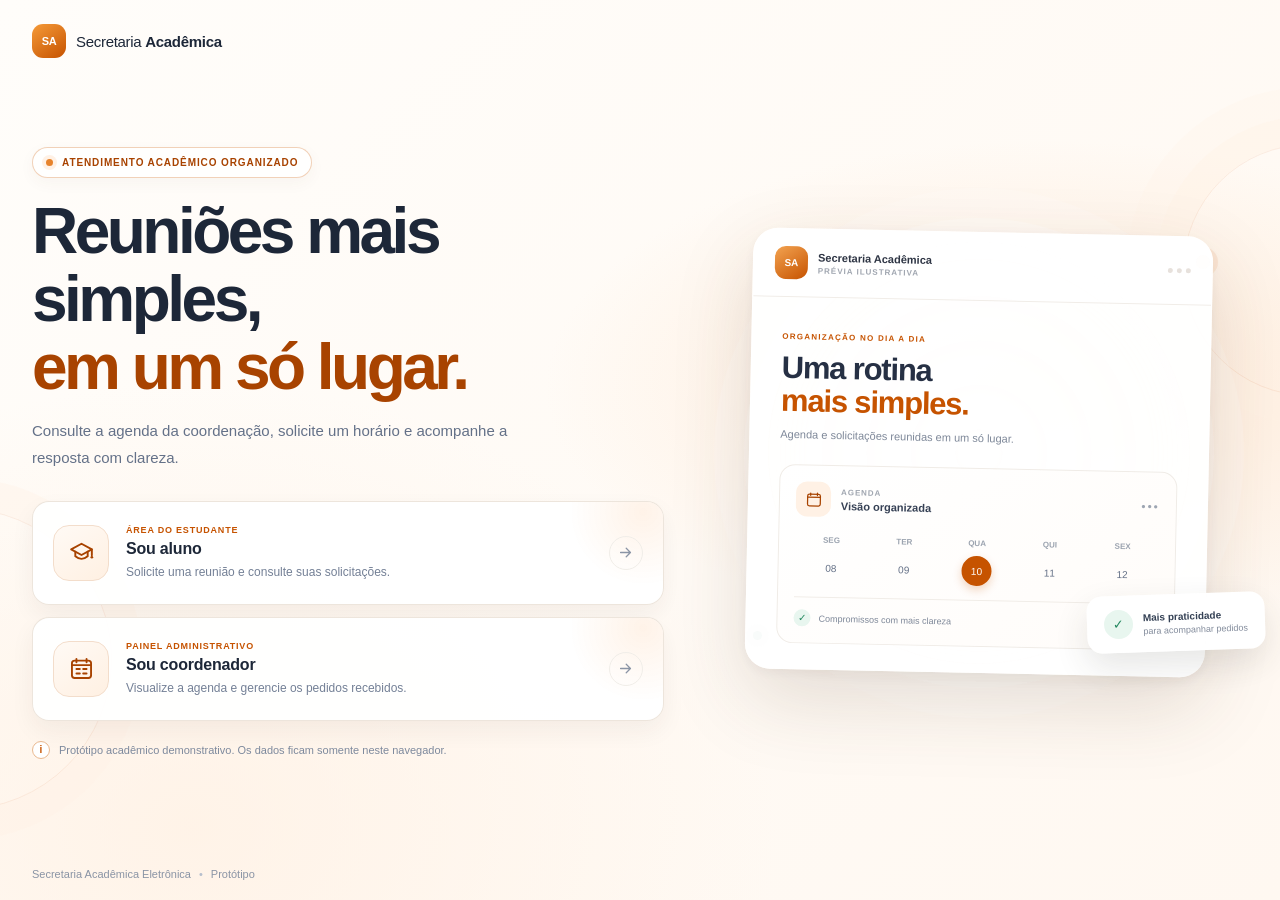
<file: index.html>
<!doctype html>
<html lang="pt-BR">
<head>
  <meta charset="utf-8">
  <meta name="viewport" content="width=device-width, initial-scale=1">
  <meta name="description" content="Protótipo acadêmico para agendamento de reuniões entre alunos e coordenação.">
  <title>Secretaria Acadêmica | Agendamentos</title>
  <link rel="stylesheet" href="css/style.css?v=2d7e44a">
</head>
<body class="landing-page">
  <main class="landing-shell">
    <a class="brand" href="index.html" aria-label="Secretaria Acadêmica, página inicial">
      <span class="brand-mark" aria-hidden="true">SA</span>
      <span>Secretaria <strong>Acadêmica</strong></span>
    </a>
    <section class="landing-content">
      <p class="eyebrow"><span class="hero-status-dot" aria-hidden="true"></span> Atendimento acadêmico organizado</p>
      <h1>Reuniões mais simples,<br><span>em um só lugar.</span></h1>
      <p class="lead">Consulte a agenda da coordenação, solicite um horário e acompanhe a resposta com clareza.</p>
      <div class="role-cards">
        <a class="role-card" href="aluno.html">
          <span class="role-icon student-icon" aria-hidden="true">
            <svg viewBox="0 0 24 24" fill="none" focusable="false">
              <path d="m2.8 9.2 9.2-5 9.2 5-9.2 5-9.2-5Z" stroke="currentColor" stroke-width="1.7" stroke-linejoin="round"/>
              <path d="M6.5 11.3v4.1c3.4 2.8 7.6 2.8 11 0v-4.1M21.2 9.2v5.3" stroke="currentColor" stroke-width="1.7" stroke-linecap="round" stroke-linejoin="round"/>
              <circle cx="21.2" cy="16.2" r="1.2" fill="currentColor"/>
            </svg>
          </span>
          <span class="role-card-copy">
            <span class="role-kicker">Área do estudante</span>
            <strong>Sou aluno</strong>
            <span>Solicite uma reunião e consulte suas solicitações.</span>
          </span>
          <span class="role-arrow" aria-hidden="true">
            <svg viewBox="0 0 24 24" fill="none" focusable="false">
              <path d="M5 12h14m-6-6 6 6-6 6" stroke="currentColor" stroke-width="1.8" stroke-linecap="round" stroke-linejoin="round"/>
            </svg>
          </span>
        </a>
        <a class="role-card" href="coordenador.html">
          <span class="role-icon coordinator-icon" aria-hidden="true">
            <svg viewBox="0 0 24 24" fill="none" focusable="false">
              <rect x="3.5" y="5" width="17" height="15.5" rx="2.4" stroke="currentColor" stroke-width="1.7"/>
              <path d="M7.5 3.5v3M16.5 3.5v3M3.5 9h17M7.5 12.5h3m3 0h3m-9 4h3m3 0h3" stroke="currentColor" stroke-width="1.7" stroke-linecap="round"/>
            </svg>
          </span>
          <span class="role-card-copy">
            <span class="role-kicker">Painel administrativo</span>
            <strong>Sou coordenador</strong>
            <span>Visualize a agenda e gerencie os pedidos recebidos.</span>
          </span>
          <span class="role-arrow" aria-hidden="true">
            <svg viewBox="0 0 24 24" fill="none" focusable="false">
              <path d="M5 12h14m-6-6 6 6-6 6" stroke="currentColor" stroke-width="1.8" stroke-linecap="round" stroke-linejoin="round"/>
            </svg>
          </span>
        </a>
      </div>
      <p class="demo-note"><span class="demo-note-icon" aria-hidden="true">i</span> Protótipo acadêmico demonstrativo. Os dados ficam somente neste navegador.</p>
    </section>
    <div class="landing-visual" aria-hidden="true">
      <div class="visual-orbit visual-orbit-one"></div>
      <div class="visual-orbit visual-orbit-two"></div>
      <div class="preview-window">
        <div class="preview-window-header">
          <span class="preview-brand-mark">SA</span>
          <span class="preview-brand-copy"><strong>Secretaria Acadêmica</strong><small>PRÉVIA ILUSTRATIVA</small></span>
          <span class="preview-window-dots"><i></i><i></i><i></i></span>
        </div>
        <div class="preview-content">
          <div class="preview-heading">
            <span class="preview-kicker">ORGANIZAÇÃO NO DIA A DIA</span>
            <strong>Uma rotina<br><span>mais simples.</span></strong>
            <p>Agenda e solicitações reunidas em um só lugar.</p>
          </div>
          <div class="preview-agenda">
            <div class="preview-agenda-heading">
              <span class="preview-calendar-icon">
                <svg viewBox="0 0 24 24" fill="none" focusable="false">
                  <rect x="3.5" y="5" width="17" height="15.5" rx="2.4" stroke="currentColor" stroke-width="1.7"/>
                  <path d="M7.5 3.5v3M16.5 3.5v3M3.5 9h17" stroke="currentColor" stroke-width="1.7" stroke-linecap="round"/>
                </svg>
              </span>
              <span><small>AGENDA</small><strong>Visão organizada</strong></span>
              <span class="preview-agenda-more">•••</span>
            </div>
            <div class="preview-weekdays"><span>SEG</span><span>TER</span><span>QUA</span><span>QUI</span><span>SEX</span></div>
            <div class="preview-days"><i>08</i><i>09</i><i class="preview-day-active">10</i><i>11</i><i>12</i></div>
            <div class="preview-agenda-footer"><span class="preview-check">✓</span><span>Compromissos com mais clareza</span></div>
          </div>
        </div>
      </div>
      <div class="preview-float-card">
        <span class="preview-float-icon">✓</span>
        <span><strong>Mais praticidade</strong><small>para acompanhar pedidos</small></span>
      </div>
    </div>
    <footer class="landing-footer">Secretaria Acadêmica Eletrônica <span>•</span> Protótipo</footer>
  </main>
</body>
</html>
</file>
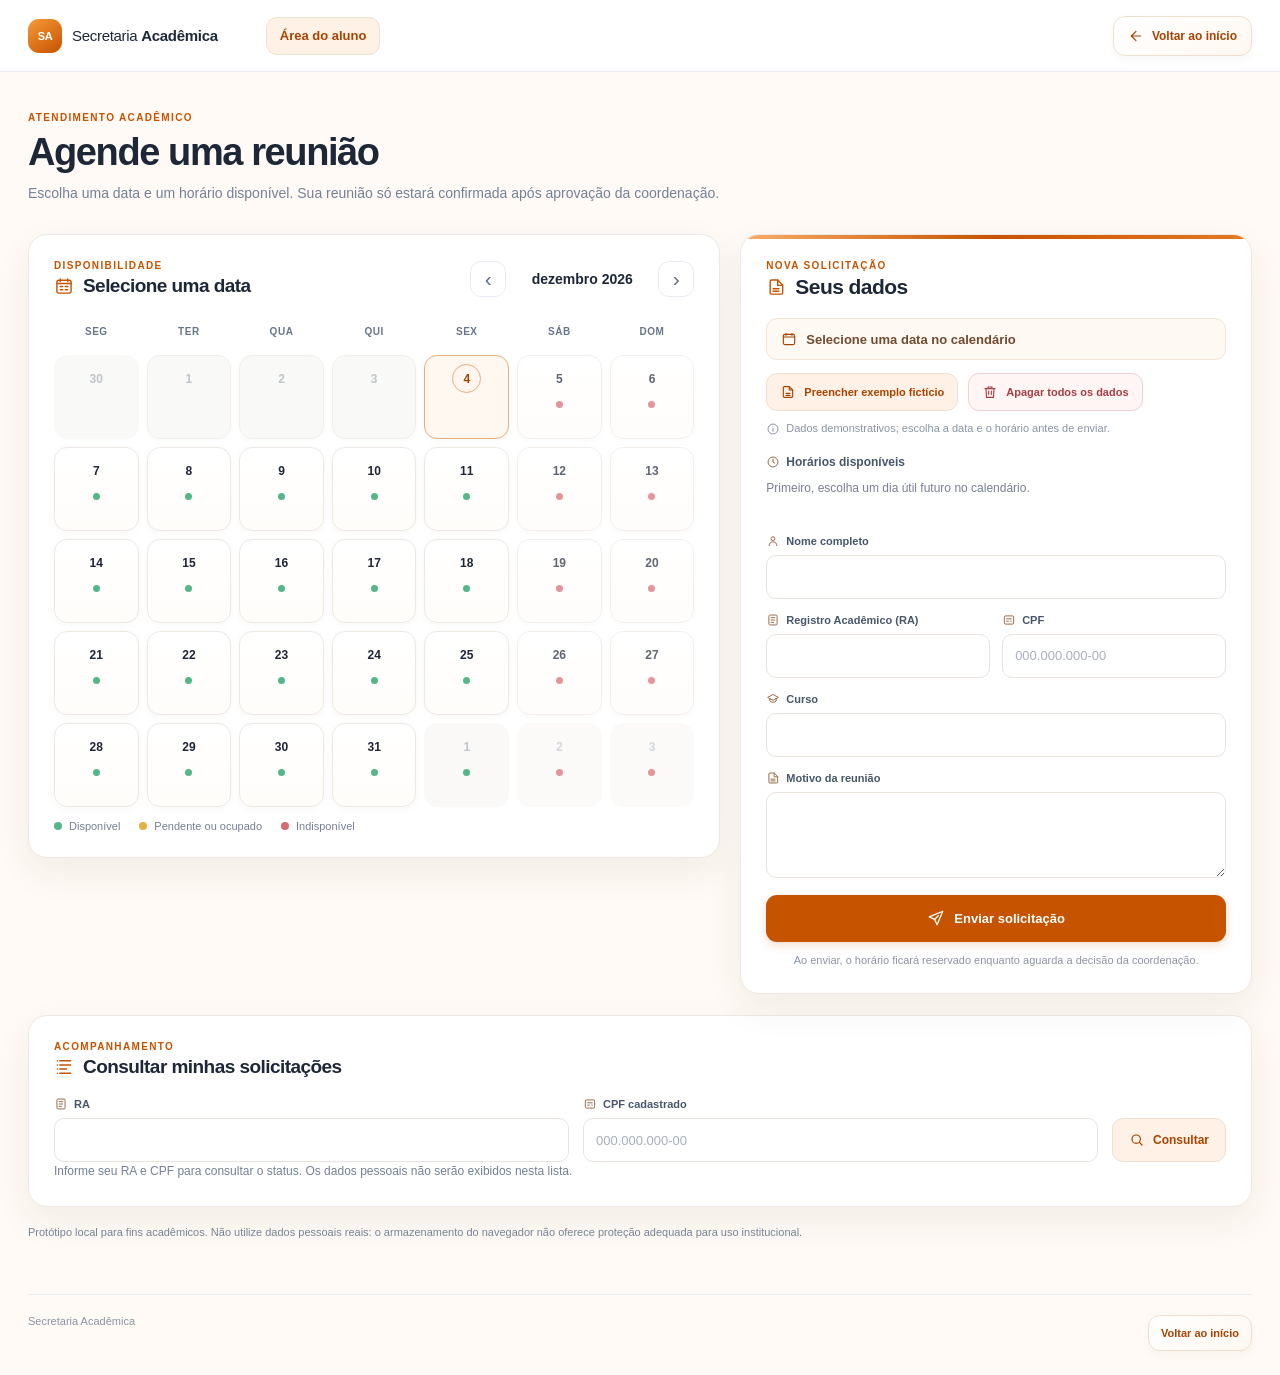
<file: aluno.html>
<!doctype html>
<html lang="pt-BR">
<head>
  <meta charset="utf-8">
  <meta name="viewport" content="width=device-width, initial-scale=1">
  <meta name="description" content="Solicite uma reunião com a coordenação do curso.">
  <title>Área do aluno | Secretaria Acadêmica</title>
  <link rel="stylesheet" href="css/style.css">
  <link rel="stylesheet" href="css/aluno.css">
  <script defer src="js/armazenamento.js"></script>
  <script defer src="js/app.js"></script>
  <script defer src="js/calendario.js"></script>
  <script defer src="js/aluno.js"></script>
</head>
<body data-page="aluno">
  <header class="topbar">
    <a class="brand" href="index.html">
      <span class="brand-mark" aria-hidden="true">SA</span>
      <span>Secretaria <strong>Acadêmica</strong></span>
    </a>
    <nav class="top-nav" aria-label="Navegação principal">
      <a class="nav-link active" href="aluno.html" aria-current="page">Área do aluno</a>
    </nav>
    <a class="back-link" href="index.html">
      <svg class="back-link-icon" viewBox="0 0 24 24" fill="none" focusable="false" aria-hidden="true">
        <path d="M19 12H5m7 7-7-7 7-7" stroke="currentColor" stroke-width="1.8" stroke-linecap="round" stroke-linejoin="round"/>
      </svg>
      <span>Voltar ao início</span>
    </a>
  </header>

  <main class="page-shell student-shell">
    <section class="page-heading">
      <div>
        <p class="eyebrow">Atendimento acadêmico</p>
        <h1>Agende uma reunião</h1>
        <p>Escolha uma data e um horário disponível. Sua reunião só estará confirmada após aprovação da coordenação.</p>
      </div>
    </section>

    <div id="student-message" class="message-banner" role="status" aria-live="polite" hidden></div>

    <div class="student-layout">
      <section class="panel calendar-panel" aria-labelledby="calendar-title">
        <div class="panel-heading calendar-heading">
          <div>
            <p class="eyebrow">Disponibilidade</p>
            <h2 id="calendar-title" class="student-section-title">
              <svg class="student-title-icon" viewBox="0 0 24 24" fill="none" focusable="false" aria-hidden="true">
                <rect x="3.5" y="5" width="17" height="15.5" rx="2.4" stroke="currentColor" stroke-width="1.7"/>
                <path d="M7.5 3.5v3M16.5 3.5v3M3.5 9h17M7.5 12.5h3m3 0h3m-9 4h3m3 0h3" stroke="currentColor" stroke-width="1.7" stroke-linecap="round"/>
              </svg>
              Selecione uma data
            </h2>
          </div>
          <div class="calendar-controls" aria-label="Navegação do calendário">
            <button type="button" class="icon-button" id="student-prev-month" aria-label="Mês anterior">‹</button>
            <strong id="student-month-label" aria-live="polite"></strong>
            <button type="button" class="icon-button" id="student-next-month" aria-label="Próximo mês">›</button>
          </div>
        </div>
        <div id="student-calendar" class="calendar-grid month-grid"></div>
        <div class="calendar-legend">
          <span><i class="legend-dot available-dot"></i> Disponível</span>
          <span><i class="legend-dot pending-dot"></i> Pendente ou ocupado</span>
          <span><i class="legend-dot unavailable-dot"></i> Indisponível</span>
        </div>
      </section>

      <aside class="panel booking-panel" aria-labelledby="booking-title">
        <div class="panel-heading">
          <div>
            <p class="eyebrow">Nova solicitação</p>
            <h2 id="booking-title" class="student-section-title">
              <svg class="student-title-icon" viewBox="0 0 24 24" fill="none" focusable="false" aria-hidden="true">
                <path d="M14 3.5H6.5A1.5 1.5 0 0 0 5 5v14a1.5 1.5 0 0 0 1.5 1.5h12A1.5 1.5 0 0 0 20 19V9.5L14 3.5Z" stroke="currentColor" stroke-width="1.7" stroke-linejoin="round"/>
                <path d="M14 3.5V10h6M8.5 14h7m-7 3h7" stroke="currentColor" stroke-width="1.7" stroke-linecap="round"/>
              </svg>
              Seus dados
            </h2>
          </div>
        </div>
        <p class="selected-date">
          <svg class="student-inline-icon" viewBox="0 0 24 24" fill="none" focusable="false" aria-hidden="true">
            <rect x="3.5" y="5" width="17" height="15.5" rx="2.4" stroke="currentColor" stroke-width="1.7"/>
            <path d="M7.5 3.5v3M16.5 3.5v3M3.5 9h17" stroke="currentColor" stroke-width="1.7" stroke-linecap="round"/>
          </svg>
          <span id="selected-date-label">Selecione uma data no calendário</span>
        </p>
        <div class="demo-data-control">
          <button type="button" class="button button-secondary" id="fill-demo-data">
            <svg class="student-button-icon" viewBox="0 0 24 24" fill="none" focusable="false" aria-hidden="true">
              <path d="M14 4H6.5A1.5 1.5 0 0 0 5 5.5v13A1.5 1.5 0 0 0 6.5 20h11a1.5 1.5 0 0 0 1.5-1.5V9l-5-5Z" stroke="currentColor" stroke-width="1.7" stroke-linejoin="round"/>
              <path d="M14 4v5h5m-10 5h6m-6 3h6" stroke="currentColor" stroke-width="1.7" stroke-linecap="round"/>
            </svg>
            Preencher exemplo fictício
          </button>
          <button type="button" class="button button-danger" id="delete-all-data">
            <svg class="student-button-icon" viewBox="0 0 24 24" fill="none" focusable="false" aria-hidden="true">
              <path d="M4.5 7h15m-13.5 0 .8 13h10.4L18 7M9 7V4.5h6V7m-5 3.5v5m4-5v5" stroke="currentColor" stroke-width="1.7" stroke-linecap="round" stroke-linejoin="round"/>
            </svg>
            Apagar todos os dados
          </button>
          <p><svg class="student-inline-icon" viewBox="0 0 24 24" fill="none" focusable="false" aria-hidden="true"><circle cx="12" cy="12" r="8.5" stroke="currentColor" stroke-width="1.7"/><path d="M12 11v5m0-8h.01" stroke="currentColor" stroke-width="1.8" stroke-linecap="round"/></svg> Dados demonstrativos; escolha a data e o horário antes de enviar.</p>
        </div>
        <div class="field-group">
          <span class="field-label">
            <svg class="student-label-icon" viewBox="0 0 24 24" fill="none" focusable="false" aria-hidden="true">
              <circle cx="12" cy="12" r="8.5" stroke="currentColor" stroke-width="1.7"/>
              <path d="M12 7v5l3 2" stroke="currentColor" stroke-width="1.7" stroke-linecap="round" stroke-linejoin="round"/>
            </svg>
            Horários disponíveis
          </span>
          <div id="available-slots" class="slot-list" aria-live="polite">
            <p class="helper-text">Primeiro, escolha um dia útil futuro no calendário.</p>
          </div>
          <input type="hidden" id="meeting-time" name="time">
        </div>
        <form id="request-form" novalidate>
          <div class="form-grid">
            <label class="form-field full-field">
              <span><svg class="student-label-icon" viewBox="0 0 24 24" fill="none" focusable="false" aria-hidden="true"><circle cx="12" cy="8" r="3.3" stroke="currentColor" stroke-width="1.7"/><path d="M5.5 20a6.5 6.5 0 0 1 13 0" stroke="currentColor" stroke-width="1.7" stroke-linecap="round"/></svg> Nome completo</span>
              <input name="name" autocomplete="name" maxlength="120" required>
            </label>
            <label class="form-field">
              <span><svg class="student-label-icon" viewBox="0 0 24 24" fill="none" focusable="false" aria-hidden="true"><rect x="5" y="3.5" width="14" height="17" rx="2" stroke="currentColor" stroke-width="1.7"/><path d="M9 8h6m-6 4h6m-6 4h4" stroke="currentColor" stroke-width="1.7" stroke-linecap="round"/></svg> Registro Acadêmico (RA)</span>
              <input name="ra" autocomplete="off" maxlength="30" required>
            </label>
            <label class="form-field">
              <span><svg class="student-label-icon" viewBox="0 0 24 24" fill="none" focusable="false" aria-hidden="true"><rect x="4" y="5" width="16" height="14" rx="2" stroke="currentColor" stroke-width="1.7"/><path d="M8 10h8m-8 4h3m4 0h1" stroke="currentColor" stroke-width="1.7" stroke-linecap="round"/></svg> CPF</span>
              <input name="cpf" inputmode="numeric" autocomplete="off" maxlength="14" placeholder="000.000.000-00" required>
            </label>
            <label class="form-field full-field">
              <span><svg class="student-label-icon" viewBox="0 0 24 24" fill="none" focusable="false" aria-hidden="true"><path d="m2.8 9.2 9.2-5 9.2 5-9.2 5-9.2-5Z" stroke="currentColor" stroke-width="1.7" stroke-linejoin="round"/><path d="M6.5 11.3v4.1c3.4 2.8 7.6 2.8 11 0v-4.1" stroke="currentColor" stroke-width="1.7" stroke-linecap="round" stroke-linejoin="round"/></svg> Curso</span>
              <input name="course" autocomplete="organization-title" maxlength="100" required>
            </label>
            <label class="form-field full-field">
              <span><svg class="student-label-icon" viewBox="0 0 24 24" fill="none" focusable="false" aria-hidden="true"><path d="M14 3.5H6.5A1.5 1.5 0 0 0 5 5v14a1.5 1.5 0 0 0 1.5 1.5h12A1.5 1.5 0 0 0 20 19V9.5L14 3.5Z" stroke="currentColor" stroke-width="1.7" stroke-linejoin="round"/><path d="M14 3.5V10h6M8.5 14h7m-7 3h7" stroke="currentColor" stroke-width="1.7" stroke-linecap="round"/></svg> Motivo da reunião</span>
              <textarea name="reason" rows="3" maxlength="600" required></textarea>
            </label>
          </div>
          <button class="button button-primary submit-button" type="submit">
            <svg class="student-button-icon" viewBox="0 0 24 24" fill="none" focusable="false" aria-hidden="true">
              <path d="m21 3-7.5 18-3.4-7.1L3 10.5 21 3Z" stroke="currentColor" stroke-width="1.7" stroke-linecap="round" stroke-linejoin="round"/>
              <path d="m10.1 13.9 5-5" stroke="currentColor" stroke-width="1.7" stroke-linecap="round"/>
            </svg>
            Enviar solicitação
          </button>
          <p class="form-footnote">Ao enviar, o horário ficará reservado enquanto aguarda a decisão da coordenação.</p>
        </form>
      </aside>
    </div>

    <section class="panel status-panel" aria-labelledby="status-title">
      <div class="panel-heading">
        <div>
          <p class="eyebrow">Acompanhamento</p>
          <h2 id="status-title" class="student-section-title">
            <svg class="student-title-icon" viewBox="0 0 24 24" fill="none" focusable="false" aria-hidden="true">
              <path d="M7 4.5h13M7 9.5h13M7 14.5h8M4 4.5h.01M4 9.5h.01M4 14.5h.01M4 19.5h.01M7 19.5h13" stroke="currentColor" stroke-width="1.8" stroke-linecap="round"/>
            </svg>
            Consultar minhas solicitações
          </h2>
        </div>
      </div>
      <form id="status-form" class="status-search" novalidate>
        <label class="form-field">
          <span><svg class="student-label-icon" viewBox="0 0 24 24" fill="none" focusable="false" aria-hidden="true"><rect x="5" y="3.5" width="14" height="17" rx="2" stroke="currentColor" stroke-width="1.7"/><path d="M9 8h6m-6 4h6m-6 4h4" stroke="currentColor" stroke-width="1.7" stroke-linecap="round"/></svg> RA</span>
          <input name="ra" autocomplete="off" required>
        </label>
        <label class="form-field">
          <span><svg class="student-label-icon" viewBox="0 0 24 24" fill="none" focusable="false" aria-hidden="true"><rect x="4" y="5" width="16" height="14" rx="2" stroke="currentColor" stroke-width="1.7"/><path d="M8 10h8m-8 4h3m4 0h1" stroke="currentColor" stroke-width="1.7" stroke-linecap="round"/></svg> CPF cadastrado</span>
          <input name="cpf" inputmode="numeric" autocomplete="off" maxlength="14" placeholder="000.000.000-00" required>
        </label>
        <button type="submit" class="button button-secondary">
          <svg class="student-button-icon" viewBox="0 0 24 24" fill="none" focusable="false" aria-hidden="true">
            <circle cx="10.8" cy="10.8" r="6.3" stroke="currentColor" stroke-width="1.8"/>
            <path d="m15.5 15.5 4 4" stroke="currentColor" stroke-width="1.8" stroke-linecap="round"/>
          </svg>
          Consultar
        </button>
      </form>
      <div id="student-requests" class="request-results" aria-live="polite">
        <p class="helper-text">Informe seu RA e CPF para consultar o status. Os dados pessoais não serão exibidos nesta lista.</p>
      </div>
    </section>

    <p class="privacy-note">Protótipo local para fins acadêmicos. Não utilize dados pessoais reais: o armazenamento do navegador não oferece proteção adequada para uso institucional.</p>
  </main>
  <footer class="site-footer"><span>Secretaria Acadêmica</span><a href="index.html">Voltar ao início</a></footer>
</body>
</html>
</file>
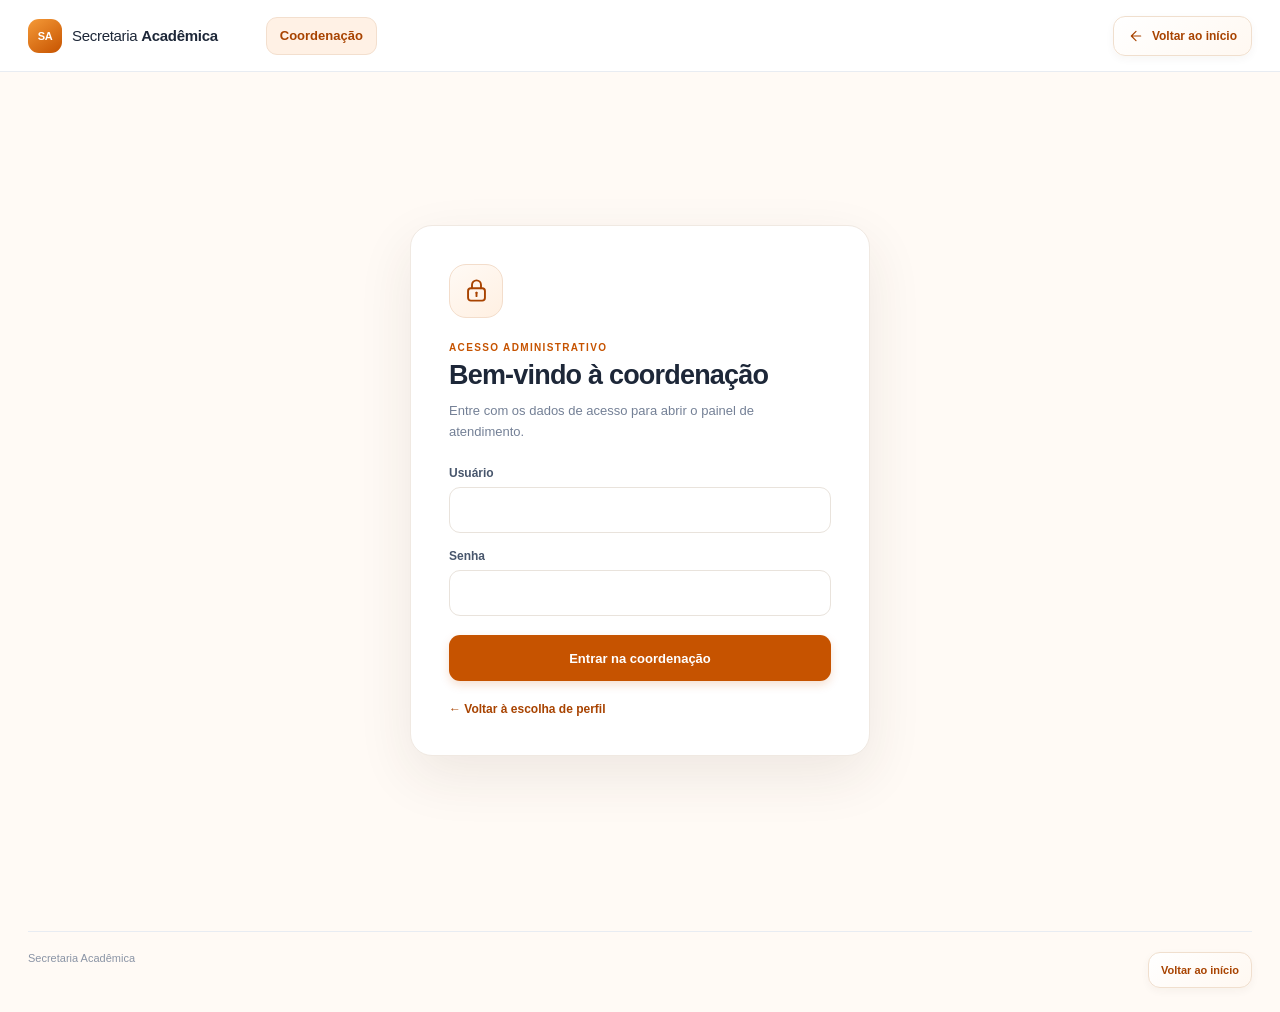
<file: coordenador.html>
<!doctype html>
<html lang="pt-BR">
<head>
  <meta charset="utf-8">
  <meta name="viewport" content="width=device-width, initial-scale=1">
  <meta name="description" content="Painel de agenda e solicitações da coordenação.">
  <title>Coordenação | Secretaria Acadêmica</title>
  <link rel="stylesheet" href="css/style.css">
  <link rel="stylesheet" href="css/coordenador.css">
  <script defer src="js/armazenamento.js"></script>
  <script defer src="js/app.js"></script>
  <script defer src="js/calendario.js"></script>
  <script defer src="js/coordenador-login.js"></script>
  <script defer src="js/coordenador.js"></script>
</head>
<body data-page="coordenador">
  <header class="topbar">
    <a class="brand" href="index.html">
      <span class="brand-mark" aria-hidden="true">SA</span>
      <span>Secretaria <strong>Acadêmica</strong></span>
    </a>
    <nav class="top-nav" aria-label="Navegação principal">
      <a class="nav-link active" href="coordenador.html" aria-current="page">Coordenação</a>
    </nav>
    <a class="back-link" href="index.html">
      <svg class="back-link-icon" viewBox="0 0 24 24" fill="none" focusable="false" aria-hidden="true">
        <path d="M19 12H5m7 7-7-7 7-7" stroke="currentColor" stroke-width="1.8" stroke-linecap="round" stroke-linejoin="round"/>
      </svg>
      <span>Voltar ao início</span>
    </a>
  </header>

  <main id="coordinator-login" class="coordinator-login page-shell">
    <section class="coordinator-login-card panel" aria-labelledby="coordinator-login-title">
      <span class="coordinator-login-icon" aria-hidden="true">
        <svg viewBox="0 0 24 24" fill="none" focusable="false">
          <rect x="4.5" y="10" width="15" height="11" rx="2.5" stroke="currentColor" stroke-width="1.7"/>
          <path d="M8 10V7a4 4 0 1 1 8 0v3m-4 4v3" stroke="currentColor" stroke-width="1.7" stroke-linecap="round"/>
          <circle cx="12" cy="14" r="1" fill="currentColor"/>
        </svg>
      </span>
      <p class="eyebrow">Acesso administrativo</p>
      <h1 id="coordinator-login-title">Bem-vindo à coordenação</h1>
      <p class="coordinator-login-description">Entre com os dados de acesso para abrir o painel de atendimento.</p>
      <div id="coordinator-login-message" class="message-banner error" role="alert" aria-live="assertive" hidden></div>
      <form id="coordinator-login-form" class="coordinator-login-form">
        <label class="coordinator-login-field">
          <span>Usuário</span>
          <input name="username" type="text" autocomplete="username" required>
        </label>
        <label class="coordinator-login-field">
          <span>Senha</span>
          <input name="password" type="password" autocomplete="current-password" required>
        </label>
        <button type="submit" class="button button-primary">Entrar na coordenação</button>
      </form>
      <a class="coordinator-login-back" href="index.html">← Voltar à escolha de perfil</a>
    </section>
  </main>

  <main id="coordinator-dashboard" class="page-shell coordinator-shell" hidden>
    <section class="page-heading coordinator-heading">
      <div>
        <p class="eyebrow">Painel administrativo</p>
        <h1 id="coordinator-page-title" tabindex="-1">Agenda da coordenação</h1>
        <p>Gerencie solicitações e acompanhe os horários de atendimento.</p>
      </div>
      <div class="coordinator-heading-actions">
        <button type="button" class="button button-secondary" id="open-closure-dialog">
          <svg class="coordinator-action-icon" viewBox="0 0 24 24" fill="none" focusable="false" aria-hidden="true">
            <rect x="3.5" y="5" width="17" height="15.5" rx="2.4" stroke="currentColor" stroke-width="1.7"/>
            <path d="M7.5 3.5v3M16.5 3.5v3M3.5 9h17m-8.5 3.5v5m-2.5-2.5h5" stroke="currentColor" stroke-width="1.7" stroke-linecap="round"/>
          </svg>
          Bloquear data
        </button>
        <button type="button" class="button button-primary" id="generate-demo-requests">
          <svg class="coordinator-action-icon" viewBox="0 0 24 24" fill="none" focusable="false" aria-hidden="true">
            <path d="M20 7v5h-5M4.6 9a7.5 7.5 0 0 1 12.8-2L20 12M4 17v-5h5m10.4 3a7.5 7.5 0 0 1-12.8 2L4 12" stroke="currentColor" stroke-width="1.7" stroke-linecap="round" stroke-linejoin="round"/>
          </svg>
          Gerar exemplos aleatórios
        </button>
        <button type="button" class="button button-danger" id="delete-all-data">
          <svg class="coordinator-action-icon" viewBox="0 0 24 24" fill="none" focusable="false" aria-hidden="true">
            <path d="M4.5 7h15m-13.5 0 .8 13h10.4L18 7M9 7V4.5h6V7m-5 3.5v5m4-5v5" stroke="currentColor" stroke-width="1.7" stroke-linecap="round" stroke-linejoin="round"/>
          </svg>
          Apagar todos os dados
        </button>
        <span class="coordinator-avatar" aria-hidden="true">
          <svg viewBox="0 0 24 24" fill="none" focusable="false">
            <circle cx="12" cy="8" r="3.3" stroke="currentColor" stroke-width="1.7"/>
            <path d="M5.5 20a6.5 6.5 0 0 1 13 0" stroke="currentColor" stroke-width="1.7" stroke-linecap="round"/>
          </svg>
        </span>
      </div>
    </section>

    <div id="coordinator-message" class="message-banner" role="status" aria-live="polite" hidden></div>

    <section class="metrics-grid" aria-label="Resumo das solicitações">
      <article class="metric-card">
        <span class="metric-icon metric-pending" aria-hidden="true">
          <svg viewBox="0 0 24 24" fill="none" focusable="false">
            <circle cx="12" cy="12" r="8.5" stroke="currentColor" stroke-width="1.7"/>
            <path d="M12 7v5l3 2" stroke="currentColor" stroke-width="1.7" stroke-linecap="round" stroke-linejoin="round"/>
          </svg>
        </span>
        <span class="metric-label">Pendentes</span>
        <strong id="pending-count">0</strong>
      </article>
      <article class="metric-card">
        <span class="metric-icon metric-approved" aria-hidden="true">
          <svg viewBox="0 0 24 24" fill="none" focusable="false">
            <circle cx="12" cy="12" r="8.5" stroke="currentColor" stroke-width="1.7"/>
            <path d="m8 12.2 2.6 2.6 5.5-5.5" stroke="currentColor" stroke-width="1.8" stroke-linecap="round" stroke-linejoin="round"/>
          </svg>
        </span>
        <span class="metric-label">Aprovadas</span>
        <strong id="approved-count">0</strong>
      </article>
      <article class="metric-card">
        <span class="metric-icon metric-refused" aria-hidden="true">
          <svg viewBox="0 0 24 24" fill="none" focusable="false">
            <circle cx="12" cy="12" r="8.5" stroke="currentColor" stroke-width="1.7"/>
            <path d="m9 9 6 6m0-6-6 6" stroke="currentColor" stroke-width="1.8" stroke-linecap="round"/>
          </svg>
        </span>
        <span class="metric-label">Recusadas</span>
        <strong id="refused-count">0</strong>
      </article>
      <article class="metric-card availability-card">
        <span class="metric-icon metric-available" aria-hidden="true">
          <svg viewBox="0 0 24 24" fill="none" focusable="false">
            <rect x="4" y="5.5" width="16" height="15" rx="2.2" stroke="currentColor" stroke-width="1.7"/>
            <path d="M8 3.5v4M16 3.5v4M4 9.5h16M8 13h3m2 0h3m-8 3.5h3" stroke="currentColor" stroke-width="1.7" stroke-linecap="round"/>
          </svg>
        </span>
        <span class="metric-label">Horários por dia útil</span>
        <strong>6 <small>intervalos</small></strong>
      </article>
    </section>

    <div class="coordinator-layout">
      <section class="panel coordinator-calendar-panel" aria-labelledby="coordinator-calendar-title">
        <div class="panel-heading coordinator-calendar-heading">
          <div>
            <p class="eyebrow">Agenda</p>
            <h2 id="coordinator-calendar-title">Compromissos</h2>
          </div>
          <div class="calendar-toolbar">
            <div class="calendar-controls" aria-label="Navegação do calendário">
              <button type="button" class="icon-button" id="coordinator-prev" aria-label="Período anterior">‹</button>
              <strong id="coordinator-period-label" aria-live="polite"></strong>
              <button type="button" class="icon-button" id="coordinator-next" aria-label="Próximo período">›</button>
              <button type="button" class="button button-today" id="coordinator-today">Hoje</button>
            </div>
            <div class="view-switch" role="group" aria-label="Visualização do calendário">
              <button type="button" data-view="month" class="active" aria-pressed="true">Mês</button>
              <button type="button" data-view="week" aria-pressed="false">Semana</button>
              <button type="button" data-view="day" aria-pressed="false">Dia</button>
            </div>
          </div>
        </div>
        <div id="coordinator-calendar" class="calendar-grid month-grid"></div>
        <div class="calendar-legend">
          <span><i class="legend-dot approved-dot"></i> Aprovada</span>
          <span><i class="legend-dot pending-dot"></i> Pendente</span>
          <span><i class="legend-dot refused-dot"></i> Recusada</span>
          <span><i class="legend-dot closure-dot"></i> Sem atendimento</span>
        </div>
      </section>

      <aside class="panel requests-panel" aria-labelledby="requests-title">
        <div class="panel-heading">
          <div>
            <p class="eyebrow">Caixa de entrada</p>
            <h2 id="requests-title">Solicitações <span id="request-count" class="request-count" aria-live="polite">0</span></h2>
          </div>
          <label class="visually-hidden" for="request-filter">Filtrar solicitações</label>
          <select id="request-filter" class="filter-select">
            <option value="all">Todas</option>
            <option value="PENDENTE">Pendentes</option>
            <option value="APROVADA">Aprovadas</option>
            <option value="RECUSADA">Recusadas</option>
          </select>
        </div>
        <div id="request-list" class="request-list" aria-live="polite"></div>
      </aside>
    </div>

    <section class="panel closure-panel" aria-labelledby="closure-title">
      <div class="panel-heading">
        <div>
          <p class="eyebrow">Exceções da agenda</p>
          <h2 id="closure-title">Dias sem atendimento</h2>
        </div>
      </div>
      <div id="closure-list" class="closure-list" aria-live="polite"></div>
    </section>

    <section class="panel coordinator-info">
      <div class="info-symbol" aria-hidden="true">i</div>
      <p><strong>Disponibilidade demonstrativa:</strong> dias úteis, nos horários 09h, 10h, 11h, 14h, 15h e 16h. Gere exemplos aleatórios para testar o fluxo; todos começam pendentes para que você aprove ou recuse. Pendentes e aprovados reservam o intervalo; recusados liberam.</p>
    </section>
    <p class="privacy-note">Use somente dados inventados. Pedidos e datas sem atendimento são salvos no armazenamento local deste navegador; cada geração acrescenta novos exemplos sem remover pedidos ou decisões anteriores.</p>
  </main>

  <dialog id="closure-dialog" class="request-dialog closure-dialog" aria-labelledby="closure-dialog-title">
    <div class="dialog-heading">
      <div>
        <p class="eyebrow">Exceção de agenda</p>
        <h2 id="closure-dialog-title">Marcar data sem atendimento</h2>
        <p class="closure-dialog-note">Alunos não poderão selecionar essa data. Se já houver reuniões pendentes ou aprovadas, resolva-as antes.</p>
      </div>
      <button type="button" class="icon-button dialog-close" id="close-closure-dialog" aria-label="Fechar">×</button>
    </div>
    <div id="closure-message" class="message-banner" role="alert" aria-live="assertive" hidden></div>
    <form id="closure-form" novalidate>
      <label class="closure-form-field">
        <span>Data sem atendimento</span>
        <input id="closure-date" type="date" name="date" required>
      </label>
      <label class="closure-form-field">
        <span>Motivo (opcional)</span>
        <textarea name="reason" rows="3" maxlength="180" placeholder="Ex.: compromisso institucional"></textarea>
      </label>
      <p class="closure-dialog-note">A data ficará bloqueada para novos pedidos até você liberá-la.</p>
      <div class="closure-form-actions">
        <button type="button" class="button button-secondary" id="cancel-closure">Voltar</button>
        <button type="submit" class="button button-primary">Salvar bloqueio</button>
      </div>
    </form>
  </dialog>

  <dialog id="request-dialog" class="request-dialog" aria-labelledby="dialog-title">
    <div class="dialog-heading">
      <div>
        <p class="eyebrow">Detalhes do atendimento</p>
        <h2 id="dialog-title">Solicitação</h2>
      </div>
      <button type="button" class="icon-button dialog-close" id="close-dialog" aria-label="Fechar detalhes">×</button>
    </div>
    <div id="dialog-content" class="dialog-content"></div>
    <div id="dialog-actions" class="dialog-actions"></div>
  </dialog>
  <footer class="site-footer"><span>Secretaria Acadêmica</span><a href="index.html">Voltar ao início</a></footer>
</body>
</html>
</file>
<file: css/style.css>
:root {
  color-scheme: light;
  --ink: #1d2738;
  --muted: #748096;
  --line: #e8ecf2;
  --paper: #ffffff;
  --canvas: #fffaf5;
  --orange: #c65300;
  --orange-dark: #a84300;
  --orange-pale: #fff1e5;
  --green: #23885f;
  --green-pale: #e8f6ef;
  --amber: #ab710d;
  --amber-pale: #fff4dc;
  --red: #c34f56;
  --red-pale: #fff0ef;
  --shadow: 0 12px 34px rgba(34, 55, 94, .07);
  font-family: "Segoe UI", Arial, sans-serif;
  color: var(--ink);
  background: var(--canvas);
  font-synthesis: none;
  text-rendering: optimizeLegibility;
}

* { box-sizing: border-box; }
body { margin: 0; min-width: 320px; background: var(--canvas); }
button, input, textarea, select { font: inherit; }
button, a, input, textarea, select { -webkit-tap-highlight-color: transparent; }
button { color: inherit; }
a { color: inherit; text-decoration: none; }
button:focus-visible, a:focus-visible, input:focus-visible, textarea:focus-visible, select:focus-visible {
  outline: 3px solid rgba(198, 83, 0, .32);
  outline-offset: 2px;
}
h1, h2, h3, p { margin-top: 0; }
h1, h2, h3, .brand { font-family: "Segoe UI", Arial, sans-serif; }

.topbar {
  height: 72px;
  display: flex;
  align-items: center;
  gap: 48px;
  padding: 0 max(28px, calc((100vw - 1380px) / 2));
  background: var(--paper);
  border-bottom: 1px solid var(--line);
}
.brand { display: inline-flex; align-items: center; gap: 10px; white-space: nowrap; font-size: 15px; letter-spacing: -.3px; }
.brand strong { font-weight: 800; }
.brand-mark {
  display: grid;
  width: 34px;
  height: 34px;
  place-items: center;
  border-radius: 11px;
  background: linear-gradient(145deg, #f59a38, #c65300);
  color: white;
  font-size: 11px;
  font-weight: 800;
  letter-spacing: -.5px;
}
.top-nav { display: flex; align-items: center; gap: 8px; height: 100%; }
.nav-link { height: 100%; display: inline-flex; align-items: center; padding: 0 14px; color: var(--muted); font-size: 13px; font-weight: 600; border-bottom: 2px solid transparent; }
.nav-link:hover, .nav-link.active { color: var(--orange-dark); }
.nav-link.active { border-bottom-color: var(--orange); }
.back-link, .site-footer a {
  display: inline-flex;
  align-items: center;
  justify-content: center;
  gap: 8px;
  border: 1px solid #f0dfce;
  border-radius: 12px;
  background: linear-gradient(145deg, #fff 0%, #fff8f1 100%);
  color: var(--orange-dark);
  font-size: 12px;
  font-weight: 700;
  box-shadow: 0 3px 9px rgba(65, 48, 34, .045);
  transition: transform .16s ease, border-color .16s ease, background .16s ease, box-shadow .16s ease;
}
.back-link { min-height: 40px; margin-left: auto; padding: 0 14px; }
.back-link-icon { width: 16px; height: 16px; flex: 0 0 auto; transition: transform .16s ease; }
.back-link:hover, .site-footer a:hover {
  transform: translateY(-1px);
  border-color: #e7bc9a;
  background: #fff3e8;
  color: var(--orange-dark);
  box-shadow: 0 6px 14px rgba(100, 63, 34, .09);
}
.back-link:hover .back-link-icon { transform: translateX(-2px); }
.page-shell { width: min(1380px, calc(100% - 56px)); margin: 38px auto 54px; }
.page-heading { display: flex; align-items: center; justify-content: space-between; gap: 24px; margin-bottom: 26px; }
.page-heading h1 { margin: 0 0 7px; font-size: clamp(26px, 3vw, 34px); letter-spacing: -1.15px; line-height: 1.2; }
.page-heading p:not(.eyebrow) { margin: 0; color: var(--muted); font-size: 14px; line-height: 1.55; }
.eyebrow { margin: 0 0 7px; color: var(--orange); text-transform: uppercase; letter-spacing: 1.2px; font-size: 10px; font-weight: 700; }
.heading-badge { display: inline-flex; align-items: center; gap: 8px; padding: 10px 13px; border: 1px solid #f0dfb8; border-radius: 999px; background: #fffaf0; color: #876117; font-size: 12px; font-weight: 600; white-space: nowrap; }
.panel { background: var(--paper); border: 1px solid var(--line); border-radius: 15px; box-shadow: var(--shadow); }
.panel-heading { display: flex; align-items: center; justify-content: space-between; gap: 15px; }
.panel-heading h2 { margin: 0; font-size: 17px; letter-spacing: -.4px; }
.panel-heading .eyebrow { margin-bottom: 4px; }
.message-banner { margin: -7px 0 20px; padding: 12px 15px; border-radius: 10px; font-size: 13px; line-height: 1.5; }
.message-banner[hidden] { display: none; }
.message-banner.success { color: #176745; background: var(--green-pale); border: 1px solid #ccebd9; }
.message-banner.error { color: #983b43; background: var(--red-pale); border: 1px solid #f4d0d0; }
.message-banner.info { color: var(--orange-dark); background: var(--orange-pale); border: 1px solid #f2c9a7; }
.button { min-height: 40px; display: inline-flex; align-items: center; justify-content: center; gap: 9px; padding: 0 16px; border: 0; border-radius: 9px; cursor: pointer; font-size: 12px; font-weight: 700; transition: background .16s ease, transform .16s ease; }
.button:hover { transform: translateY(-1px); }
.button-primary { background: var(--orange); color: white; box-shadow: 0 4px 10px rgba(198, 83, 0, .18); }
.button-primary:hover { background: var(--orange-dark); }
.button-secondary { background: var(--orange-pale); color: var(--orange-dark); }
.button-secondary:hover { background: #ffe4cd; }
.button-danger { border: 1px solid #f1d0d0; background: #fff5f4; color: #a63e45; }
.button-danger:hover { border-color: #e7aaaa; background: #ffe9e7; }
.icon-button { width: 32px; height: 32px; display: inline-grid; place-items: center; border: 1px solid var(--line); border-radius: 8px; background: white; color: #5e6c84; cursor: pointer; font-size: 21px; line-height: 1; }
.icon-button:hover { border-color: #e9b88f; color: var(--orange-dark); background: #fffaf5; }
.calendar-controls { display: inline-flex; align-items: center; gap: 10px; }
.calendar-controls > strong { min-width: 118px; text-align: center; font-size: 13px; }
.calendar-grid { width: 100%; }
.month-grid { display: grid; grid-template-columns: repeat(7, minmax(0, 1fr)); }
.weekday-label { padding: 10px 4px; text-align: center; color: #8b95a6; font-size: 10px; font-weight: 700; text-transform: uppercase; letter-spacing: .45px; }
.calendar-day { position: relative; min-width: 0; min-height: 72px; padding: 7px 5px; border: 1px solid #edf0f5; background: white; text-align: center; cursor: default; }
.calendar-day:not(.calendar-day-readonly):hover:not(:disabled) { z-index: 1; border-color: #e9b88f; background: #fffaf5; cursor: pointer; }
.calendar-day:disabled { cursor: default; }
.calendar-day.outside-month { color: #c0c6d0; background: #fbfcfe; }
.calendar-day.is-past { color: #bdc3cc; background: #f8f9fb; }
.calendar-day.is-today .day-number { border: 1px solid #e8ad7d; color: var(--orange-dark); }
.calendar-day.is-selected { z-index: 2; background: var(--orange-pale); box-shadow: inset 0 0 0 1px var(--orange); }
.day-number { display: inline-grid; min-width: 25px; height: 25px; place-items: center; border-radius: 50%; font-size: 11px; font-weight: 600; }
.day-indicators { display: flex; justify-content: center; gap: 3px; margin-top: 5px; }
.day-indicators .legend-dot { width: 5px; height: 5px; }
.calendar-legend { display: flex; align-items: center; flex-wrap: wrap; gap: 17px; padding-top: 14px; color: var(--muted); font-size: 11px; }
.calendar-legend span { display: inline-flex; align-items: center; gap: 7px; }
.legend-dot, .status-dot { display: inline-block; flex: 0 0 auto; width: 8px; height: 8px; border-radius: 50%; }
.available-dot { background: #55b787; }
.approved-dot { background: #3ba876; }
.pending-dot { background: #e8af41; }
.refused-dot, .unavailable-dot { background: #d66b70; }
.site-footer { display: flex; justify-content: space-between; width: min(1380px, calc(100% - 56px)); margin: 0 auto; padding: 20px 0 24px; border-top: 1px solid var(--line); color: #8a94a5; font-size: 11px; }
.site-footer a { min-height: 36px; padding: 0 12px; font-size: 11px; }
.privacy-note { margin: 17px 0 0; color: #8a94a5; font-size: 11px; line-height: 1.5; }
.helper-text { margin: 0; color: var(--muted); font-size: 12px; line-height: 1.55; }
.visually-hidden { position: absolute; width: 1px; height: 1px; padding: 0; margin: -1px; overflow: hidden; clip: rect(0, 0, 0, 0); white-space: nowrap; border: 0; }

.landing-page { position: relative; min-height: 100vh; display: flex; justify-content: center; overflow: hidden; background: radial-gradient(ellipse at 80% 6%, rgba(255, 218, 183, .44), transparent 34%), linear-gradient(180deg, #fffdfa 0%, #fffaf5 100%); }
.landing-page::before, .landing-page::after { position: fixed; z-index: 0; width: 250px; height: 250px; border: 1px solid rgba(198, 83, 0, .08); border-radius: 50%; content: ""; pointer-events: none; }
.landing-page::before { top: 16%; right: -155px; box-shadow: 0 0 0 28px rgba(255, 241, 229, .38), 0 0 0 57px rgba(255, 241, 229, .24); }
.landing-page::after { bottom: 10%; left: -190px; width: 300px; height: 300px; box-shadow: 0 0 0 30px rgba(255, 241, 229, .34); }
.landing-shell { position: relative; z-index: 1; width: min(1180px, calc(100% - 56px)); min-height: 100vh; display: flex; flex-direction: column; padding: 30px 0 22px; }
.landing-content { width: min(900px, 100%); margin: auto; padding: 70px 0 86px; }
.landing-content .eyebrow { display: inline-flex; align-items: center; gap: 9px; margin-bottom: 19px; padding: 9px 13px; border: 1px solid #f3ddcb; border-radius: 999px; background: rgba(255, 255, 255, .76); color: var(--orange-dark); letter-spacing: .9px; }
.hero-status-dot { width: 7px; height: 7px; border-radius: 50%; background: #e7832c; box-shadow: 0 0 0 4px #fff1e5; }
.landing-content h1 { max-width: 780px; margin: 0 0 18px; font-size: clamp(43px, 6.5vw, 70px); line-height: 1.045; letter-spacing: -3.4px; }
.lead { max-width: 600px; margin: 0 0 38px; color: #68758a; font-size: 16px; line-height: 1.75; }
.role-cards { display: grid; grid-template-columns: repeat(2, minmax(0, 1fr)); gap: 18px; }
.role-card { position: relative; isolation: isolate; display: flex; align-items: center; gap: 17px; min-height: 142px; overflow: hidden; padding: 24px; border: 1px solid #ece8e2; border-radius: 19px; background: rgba(255, 255, 255, .94); box-shadow: 0 8px 26px rgba(61, 43, 26, .055); transition: transform .24s cubic-bezier(.2, .75, .25, 1), border-color .24s ease, box-shadow .24s ease; }
.role-card::before { position: absolute; z-index: -1; top: -65px; right: -55px; width: 150px; height: 150px; border-radius: 50%; background: radial-gradient(circle, rgba(255, 241, 229, .88), rgba(255, 241, 229, 0) 70%); content: ""; transition: transform .28s ease, opacity .28s ease; }
.role-card:hover, .role-card:focus-visible { z-index: 2; transform: translateY(-8px); border-color: #e9b88f; box-shadow: 0 22px 42px rgba(103, 65, 30, .13); }
.role-card:hover::before, .role-card:focus-visible::before { transform: scale(1.3); }
.role-icon { flex: 0 0 auto; width: 56px; height: 56px; display: grid; place-items: center; border: 1px solid #f3ddcb; border-radius: 16px; background: linear-gradient(145deg, #fffaf5, #fff0e2); color: var(--orange-dark); }
.role-icon svg { width: 27px; height: 27px; }
.student-icon { color: var(--orange-dark); }
.coordinator-icon { color: var(--orange-dark); }
.role-card-copy { display: flex; min-width: 0; flex: 1; flex-direction: column; gap: 5px; }
.role-card-copy .role-kicker { color: var(--orange); font-size: 9px; font-weight: 700; letter-spacing: .8px; text-transform: uppercase; }
.role-card-copy strong { font-family: "Segoe UI", Arial, sans-serif; font-size: 16px; letter-spacing: -.2px; }
.role-card-copy > span:last-child { color: var(--muted); font-size: 12px; line-height: 1.5; }
.role-arrow { flex: 0 0 auto; width: 34px; height: 34px; display: grid; place-items: center; border: 1px solid #f0ede8; border-radius: 50%; color: #8a94a5; transition: transform .24s ease, border-color .24s ease, background .24s ease, color .24s ease; }
.role-arrow svg { width: 17px; height: 17px; }
.role-card:hover .role-arrow, .role-card:focus-visible .role-arrow { transform: translateX(3px); border-color: var(--orange); background: var(--orange); color: white; }
.demo-note { display: flex; align-items: center; gap: 9px; margin: 24px 0 0; color: #7d899d; font-size: 11px; }
.demo-note > .demo-note-icon, .info-symbol { width: 18px; height: 18px; display: inline-grid; flex: 0 0 auto; place-items: center; border: 1px solid #e9b88f; border-radius: 50%; background: white; color: var(--orange); font-size: 10px; font-weight: 700; }
.landing-footer { display: flex; gap: 8px; color: #8a94a5; font-size: 11px; }
.landing-footer span { color: #b6bfcd; }

@media (max-width: 760px) {
  .topbar { height: 62px; gap: 14px; padding: 0 18px; }
  .brand { font-size: 13px; }
  .brand-mark { width: 31px; height: 31px; }
  .top-nav { gap: 0; margin-left: auto; }
  .nav-link { padding: 0 8px; font-size: 11px; }
  .back-link { display: none; }
  .page-shell { width: calc(100% - 32px); margin: 26px auto 38px; }
  .page-heading { align-items: flex-start; }
  .page-heading h1 { font-size: 27px; }
  .page-heading p:not(.eyebrow) { max-width: 500px; font-size: 12px; }
  .heading-badge { padding: 8px 10px; font-size: 10px; }
  .site-footer { width: calc(100% - 32px); }
  .landing-shell { width: calc(100% - 36px); }
  .landing-content { padding: 48px 0 60px; }
  .landing-content h1 { letter-spacing: -1.8px; }
}
@media (max-width: 580px) {
  .calendar-day { min-height: 57px; padding: 4px 2px; }
  .weekday-label { padding: 8px 1px; font-size: 8px; }
  .day-number { min-width: 22px; height: 22px; font-size: 10px; }
}
@media (max-width: 500px) {
  .topbar { gap: 6px; padding: 0 12px; }
  .brand { gap: 7px; font-size: 11px; }
  .brand-mark { width: 28px; height: 28px; }
  .nav-link { padding: 0 6px; font-size: 10px; }
  .role-cards { grid-template-columns: 1fr; gap: 12px; }
  .role-card { min-height: 108px; padding: 17px; gap: 12px; border-radius: 15px; }
  .role-icon { width: 46px; height: 46px; border-radius: 13px; }
  .role-icon svg { width: 23px; height: 23px; }
  .role-card:hover, .role-card:focus-visible { transform: translateY(-5px); }
  .landing-content h1 { font-size: clamp(39px, 11vw, 52px); letter-spacing: -2px; }
  .lead { font-size: 14px; }
  .landing-page::before { right: -210px; }
  .landing-page::after { left: -240px; }
  .page-heading { display: block; }
  .heading-badge { margin-top: 14px; }
}
@media (prefers-reduced-motion: reduce) {
  *, *::before, *::after { scroll-behavior: auto !important; transition-duration: .01ms !important; animation-duration: .01ms !important; animation-iteration-count: 1 !important; }
}

.topbar {
  position: sticky;
  top: 0;
  z-index: 20;
  background: rgba(255, 255, 255, .94);
  backdrop-filter: blur(14px);
}
.top-nav { gap: 5px; }
.nav-link {
  height: 38px;
  padding: 0 13px;
  border: 1px solid transparent;
  border-radius: 11px;
  transition: color .18s ease, background .18s ease, border-color .18s ease;
}
.nav-link.active {
  border-color: #f3dfce;
  border-bottom-color: #f3dfce;
  background: var(--orange-pale);
}
.page-shell { margin-top: 40px; }
.page-heading { margin-bottom: 30px; }
.page-heading h1 { font-size: clamp(30px, 3.2vw, 38px); letter-spacing: -1.4px; }
.page-heading p:not(.eyebrow) { font-size: 14px; }
.eyebrow { font-size: 10px; letter-spacing: 1.35px; }
.heading-badge { border-color: #f1dfca; background: #fffaf3; }
.panel {
  border-color: #f0e9e2;
  border-radius: 19px;
  box-shadow: 0 14px 38px rgba(65, 48, 34, .065);
}
.panel-heading h2 { font-size: 19px; letter-spacing: -.55px; }
.month-grid { gap: 4px; }
.weekday-label { padding: 12px 4px; color: #788396; font-size: 10px; }
.calendar-day {
  min-height: 76px;
  padding: 8px 5px;
  border-color: #f0ede8;
  border-radius: 10px;
  transition: border-color .16s ease, background .16s ease, box-shadow .16s ease;
}
.calendar-day:not(.calendar-day-readonly):hover:not(:disabled) {
  border-color: #e7ae80;
  background: #fff9f3;
  box-shadow: 0 4px 12px rgba(133, 76, 33, .08);
}
.calendar-day.outside-month { border-color: transparent; border-radius: 8px; }
.calendar-day.is-past { border-color: transparent; }
.calendar-day.is-selected { border-color: var(--orange); border-radius: 10px; }
.calendar-day.is-today .day-number { background: #fff7ef; }
.day-number { min-width: 28px; height: 28px; font-size: 12px; }
.calendar-legend { gap: 19px; padding-top: 17px; font-size: 11px; }
.icon-button { width: 36px; height: 36px; border-radius: 11px; }
.button { min-height: 42px; border-radius: 11px; font-size: 12px; }
.button-secondary { border: 1px solid #f1dfce; }
.privacy-note { color: #778398; }

@media (max-width: 760px) {
  .page-shell { margin-top: 30px; }
  .page-heading { margin-bottom: 23px; }
  .page-heading h1 { font-size: 30px; }
  .nav-link { height: 34px; padding: 0 9px; border-radius: 9px; }
}
@media (max-width: 580px) {
  .calendar-day { min-height: 60px; padding: 5px 2px; }
  .weekday-label { padding: 8px 1px; }
  .day-number { min-width: 23px; height: 23px; font-size: 10px; }
}

.calendar-panel .month-grid,
.coordinator-calendar-panel .month-grid { gap: 8px; }
.calendar-panel .weekday-label,
.coordinator-calendar-panel .weekday-label {
  padding: 10px 4px;
  color: #68758a;
  font-size: 10px;
  font-weight: 700;
  letter-spacing: .55px;
}
.calendar-panel .weekday-label abbr,
.coordinator-calendar-panel .weekday-label abbr { text-decoration: none; }
.calendar-panel .month-grid .calendar-day,
.coordinator-calendar-panel .month-grid .calendar-day {
  display: flex;
  min-height: 84px;
  flex-direction: column;
  align-items: center;
  justify-content: flex-start;
  gap: 4px;
  padding: 8px 5px;
  border: 1px solid #eee8e2;
  border-radius: 13px;
  background: linear-gradient(180deg, #fff 0%, #fffdfa 100%);
  box-shadow: 0 2px 7px rgba(65, 48, 34, .035);
  transition: transform .16s ease, border-color .16s ease, background .16s ease, box-shadow .16s ease;
}
.calendar-panel .month-grid .calendar-day.outside-month,
.coordinator-calendar-panel .month-grid .calendar-day.outside-month {
  border-color: transparent;
  background: #faf9f7;
  box-shadow: none;
}
.calendar-panel .month-grid .calendar-day.is-past,
.coordinator-calendar-panel .month-grid .calendar-day.is-past {
  color: #a4acb9;
  background: #f7f7f6;
}
.calendar-panel .month-grid .calendar-day.is-today,
.coordinator-calendar-panel .month-grid .calendar-day.is-today {
  border-color: #e8ad7d;
  background: #fff8f1;
}
.calendar-panel .month-grid .calendar-day.is-selected,
.coordinator-calendar-panel .month-grid .calendar-day.is-selected {
  border-color: var(--orange);
  background: #fff1e5;
  box-shadow: 0 0 0 2px rgba(198, 83, 0, .13);
}
.calendar-panel .month-grid .calendar-day.is-blocked,
.coordinator-calendar-panel .month-grid .calendar-day.is-blocked {
  border-color: #efc5c2;
  background: #fff4f3;
  color: #93484b;
}
.calendar-closure-label {
  display: block;
  max-width: 100%;
  overflow: hidden;
  padding: 3px 5px;
  border-radius: 6px;
  background: #ffebe9;
  color: #963f44;
  font-size: 8px;
  font-weight: 700;
  line-height: 1.25;
  text-overflow: ellipsis;
  white-space: nowrap;
}
.calendar-closure-note {
  display: block;
  margin-bottom: 5px;
  padding: 7px 8px;
  border: 1px solid #f1d0cd;
  border-radius: 8px;
  background: #fff1ef;
  color: #963f44;
  font-size: 10px;
  font-weight: 700;
}
.calendar-panel .month-grid button.calendar-day:hover:not(:disabled),
.coordinator-calendar-panel .month-grid button.calendar-day:hover:not(:disabled) {
  transform: translateY(-2px);
}
.calendar-panel .month-grid button.calendar-day:focus-visible,
.coordinator-calendar-panel .month-grid button.calendar-day:focus-visible {
  z-index: 3;
  outline: 3px solid rgba(198, 83, 0, .38);
  outline-offset: 2px;
}
.calendar-panel .month-grid button.calendar-day:disabled { opacity: .7; }
.calendar-panel .month-grid .day-number,
.coordinator-calendar-panel .month-grid .day-number {
  min-width: 29px;
  height: 29px;
  font-size: 12px;
  font-weight: 700;
}
.calendar-panel .month-grid .day-indicators,
.coordinator-calendar-panel .month-grid .day-indicators {
  min-height: 10px;
  align-items: center;
  gap: 4px;
  margin-top: 2px;
}
.calendar-panel .month-grid .day-indicators .legend-dot,
.coordinator-calendar-panel .month-grid .day-indicators .legend-dot {
  width: 7px;
  height: 7px;
}
.coordinator-calendar-panel .week-grid,
.coordinator-calendar-panel .day-grid {
  min-height: 330px;
  gap: 9px;
  border: 0;
}
.coordinator-calendar-panel .week-column,
.coordinator-calendar-panel .day-column {
  overflow: hidden;
  border: 1px solid #eee8e2;
  border-radius: 13px;
  background: #fff;
  box-shadow: 0 3px 10px rgba(65, 48, 34, .035);
}
.coordinator-calendar-panel .week-column-heading {
  padding: 10px 5px;
  border-bottom-color: #f1e9e1;
  background: #fff9f3;
  color: #68758a;
  font-size: 10px;
}
.coordinator-calendar-panel .week-column-heading strong { color: #34425a; font-size: 13px; }
.coordinator-calendar-panel .week-events,
.coordinator-calendar-panel .day-events { gap: 7px; padding: 8px; }
.coordinator-calendar-panel .day-column .week-column-heading { padding: 13px 15px; }

@media (max-width: 580px) {
  .calendar-panel .month-grid,
  .coordinator-calendar-panel .month-grid { gap: 5px; }
  .calendar-panel .month-grid .calendar-day,
  .coordinator-calendar-panel .month-grid .calendar-day { min-height: 66px; padding: 6px 2px; border-radius: 10px; }
  .calendar-panel .weekday-label,
  .coordinator-calendar-panel .weekday-label { padding: 8px 1px; font-size: 8px; letter-spacing: 0; }
  .coordinator-calendar-panel .week-grid {
    grid-template-columns: repeat(7, minmax(108px, 1fr));
    overflow-x: auto;
    overscroll-behavior-x: contain;
  }
  .coordinator-calendar-panel .week-grid .week-column { scroll-snap-align: start; }
  .coordinator-calendar-panel .week-grid { scroll-snap-type: x proximity; }
}

@media (prefers-reduced-motion: reduce) {
  .calendar-panel .month-grid .calendar-day,
  .coordinator-calendar-panel .month-grid .calendar-day { transition: none; }
}

.landing-page {
  overflow-x: hidden;
  overflow-y: auto;
  background:
    radial-gradient(ellipse at 82% 43%, rgba(255, 222, 193, .56), transparent 34%),
    radial-gradient(ellipse at 15% 92%, rgba(255, 240, 226, .72), transparent 38%),
    linear-gradient(135deg, #fffdfa 0%, #fff8f1 100%);
}
.landing-shell {
  display: grid;
  grid-template-areas:
    "brand brand"
    "content visual"
    "footer footer";
  grid-template-columns: minmax(0, 1.08fr) minmax(0, .92fr);
  grid-template-rows: auto minmax(0, 1fr) auto;
  align-items: center;
  gap: 0 46px;
  width: min(1280px, calc(100% - 64px));
  min-height: 100vh;
  min-height: 100svh;
  padding: 24px 0 20px;
}
.landing-shell > .brand { grid-area: brand; }
.landing-content {
  grid-area: content;
  width: 100%;
  margin: 0;
  padding: 34px 0;
}
.landing-content .eyebrow {
  margin-bottom: 20px;
  border-color: rgba(235, 190, 154, .7);
  background: rgba(255, 255, 255, .86);
  box-shadow: 0 5px 16px rgba(89, 59, 38, .045);
}
.landing-content h1 {
  max-width: 650px;
  margin-bottom: 17px;
  font-size: clamp(42px, 5vw, 68px);
  line-height: 1.06;
  letter-spacing: -.055em;
}
.landing-content h1 span { color: var(--orange-dark); }
.landing-content .lead {
  max-width: 530px;
  margin-bottom: 30px;
  color: #647188;
  font-size: 15px;
}
.role-cards { grid-template-columns: 1fr; gap: 12px; }
.role-card {
  min-height: 104px;
  padding: 18px 20px;
  border-color: rgba(236, 228, 219, .95);
  border-radius: 17px;
  box-shadow: 0 10px 24px rgba(54, 43, 33, .055);
}
.role-card:hover, .role-card:focus-visible { transform: translateY(-4px); }
.role-card-copy .role-kicker { font-size: 9px; }
.role-card-copy strong { font-size: 16px; }
.role-card-copy > span:last-child { font-size: 12px; }
.demo-note { margin-top: 20px; line-height: 1.5; }
.landing-visual {
  position: relative;
  grid-area: visual;
  display: grid;
  min-width: 0;
  min-height: 520px;
  place-items: center;
  isolation: isolate;
}
.landing-visual::before {
  position: absolute;
  z-index: -1;
  width: min(88%, 420px);
  aspect-ratio: 1;
  border: 1px solid rgba(198, 83, 0, .11);
  border-radius: 50%;
  background: radial-gradient(circle, rgba(255, 255, 255, .72) 0%, rgba(255, 245, 235, .48) 58%, transparent 70%);
  box-shadow: 0 0 0 24px rgba(255, 255, 255, .26), 0 0 0 54px rgba(255, 255, 255, .17);
  content: "";
}
.visual-orbit { position: absolute; z-index: -1; border-radius: 50%; }
.visual-orbit-one {
  top: 12%;
  right: 7%;
  width: 14px;
  height: 14px;
  background: #e58b48;
  box-shadow: 0 0 0 8px rgba(229, 139, 72, .12);
}
.visual-orbit-two {
  bottom: 14%;
  left: 8%;
  width: 9px;
  height: 9px;
  background: #84b5a0;
  box-shadow: 0 0 0 7px rgba(132, 181, 160, .13);
}
.preview-window {
  position: relative;
  width: min(100%, 460px);
  overflow: hidden;
  border: 1px solid rgba(255, 255, 255, .94);
  border-radius: 25px;
  background: rgba(255, 255, 255, .94);
  box-shadow: 0 30px 80px rgba(77, 53, 34, .15), 0 4px 14px rgba(77, 53, 34, .05);
  transform: rotate(1.2deg);
}
.preview-window-header {
  display: flex;
  align-items: center;
  gap: 10px;
  padding: 17px 21px;
  border-bottom: 1px solid #f1ede8;
  background: rgba(255, 255, 255, .82);
}
.preview-brand-mark {
  display: grid;
  width: 33px;
  height: 33px;
  place-items: center;
  border-radius: 11px;
  background: linear-gradient(145deg, #f3a351, #c65300);
  color: white;
  font-size: 10px;
  font-weight: 800;
}
.preview-brand-copy { display: flex; flex: 1; flex-direction: column; gap: 3px; }
.preview-brand-copy strong { color: #2e3544; font-size: 11px; }
.preview-brand-copy small { color: #a0a6b0; font-size: 8px; font-weight: 700; letter-spacing: 1px; }
.preview-window-dots { display: flex; gap: 4px; }
.preview-window-dots i { width: 5px; height: 5px; border-radius: 50%; background: #e7e1dc; }
.preview-content { padding: 28px 30px 25px; }
.preview-heading { margin: 0 0 22px; }
.preview-kicker { color: var(--orange); font-size: 8px; font-weight: 800; letter-spacing: 1.25px; }
.preview-heading > strong {
  display: block;
  margin-top: 8px;
  color: #263044;
  font-size: clamp(23px, 2.7vw, 31px);
  line-height: 1.08;
  letter-spacing: -1.2px;
}
.preview-heading > strong span { color: var(--orange); }
.preview-heading p { margin: 8px 0 0; color: #7d8798; font-size: 11px; line-height: 1.5; }
.preview-agenda {
  padding: 16px;
  border: 1px solid #f0ece7;
  border-radius: 16px;
  background: linear-gradient(145deg, #fff, #fffcf9);
}
.preview-agenda-heading { display: flex; align-items: center; gap: 10px; }
.preview-calendar-icon {
  display: grid;
  width: 35px;
  height: 35px;
  place-items: center;
  border-radius: 11px;
  background: #fff1e5;
  color: var(--orange-dark);
}
.preview-calendar-icon svg { width: 18px; height: 18px; }
.preview-agenda-heading > span:nth-child(2) { display: flex; flex: 1; flex-direction: column; gap: 3px; }
.preview-agenda-heading small { color: #a0a6b0; font-size: 8px; font-weight: 700; letter-spacing: .9px; }
.preview-agenda-heading strong { color: #364155; font-size: 11px; }
.preview-agenda-more { color: #9da5b2; font-size: 12px; letter-spacing: 2px; }
.preview-weekdays, .preview-days { display: grid; grid-template-columns: repeat(5, 1fr); justify-items: center; }
.preview-weekdays { margin-top: 19px; color: #9ba3af; font-size: 8px; font-weight: 700; }
.preview-days { margin-top: 8px; }
.preview-days i {
  display: grid;
  width: 30px;
  height: 30px;
  place-items: center;
  border-radius: 50%;
  color: #657187;
  font-size: 10px;
  font-style: normal;
}
.preview-days .preview-day-active {
  background: var(--orange);
  color: white;
  box-shadow: 0 4px 10px rgba(198, 83, 0, .24);
}
.preview-agenda-footer {
  display: flex;
  align-items: center;
  gap: 8px;
  margin-top: 14px;
  padding-top: 12px;
  border-top: 1px solid #f1ede8;
  color: #7d8798;
  font-size: 9px;
}
.preview-check, .preview-float-icon {
  display: grid;
  flex: 0 0 auto;
  place-items: center;
  border-radius: 50%;
  background: #e8f6ef;
  color: #23885f;
  font-weight: 800;
}
.preview-check { width: 17px; height: 17px; font-size: 10px; }
.preview-float-card {
  position: absolute;
  right: -3%;
  bottom: 12%;
  display: flex;
  align-items: center;
  gap: 10px;
  padding: 13px 16px;
  border: 1px solid rgba(255, 255, 255, .95);
  border-radius: 15px;
  background: rgba(255, 255, 255, .97);
  box-shadow: 0 14px 34px rgba(53, 48, 41, .12);
  transform: rotate(-2deg);
}
.preview-float-icon { width: 29px; height: 29px; font-size: 13px; }
.preview-float-card > span:last-child { display: flex; flex-direction: column; gap: 3px; }
.preview-float-card strong { color: #334054; font-size: 10px; }
.preview-float-card small { color: #828b9b; font-size: 9px; }
.landing-footer { grid-area: footer; align-self: end; padding-top: 20px; }

@media (max-width: 900px) {
  .landing-shell {
    grid-template-areas:
      "brand"
      "content"
      "visual"
      "footer";
    grid-template-columns: minmax(0, 1fr);
    grid-template-rows: auto auto auto auto;
    gap: 0;
    width: min(680px, calc(100% - 48px));
  }
  .landing-content { max-width: 640px; padding: 48px 0 20px; }
  .landing-content h1 { font-size: clamp(44px, 7vw, 62px); }
  .landing-visual { min-height: 480px; }
  .preview-window { width: min(92%, 430px); }
  .preview-float-card { right: 0; }
}
@media (max-width: 560px) {
  .landing-shell { width: calc(100% - 36px); padding: 18px 0 16px; }
  .landing-content { padding: 40px 0 16px; }
  .landing-content .eyebrow { margin-bottom: 17px; padding: 8px 11px; font-size: 9px; }
  .landing-content h1 { font-size: clamp(39px, 11vw, 52px); letter-spacing: -.055em; }
  .landing-content .lead { margin-bottom: 23px; font-size: 14px; }
  .role-card { min-height: 96px; padding: 15px; }
  .role-icon { width: 44px; height: 44px; }
  .role-icon svg { width: 22px; height: 22px; }
  .role-arrow { width: 30px; height: 30px; }
  .demo-note { align-items: flex-start; margin-top: 16px; font-size: 10px; }
  .landing-visual { min-height: 390px; margin: 0 -7px; }
  .preview-window { width: min(94%, 390px); border-radius: 21px; transform: rotate(.5deg); }
  .preview-window-header { padding: 14px 17px; }
  .preview-content { padding: 22px 19px 19px; }
  .preview-heading { margin-bottom: 17px; }
  .preview-heading > strong { font-size: 26px; }
  .preview-agenda { padding: 13px; }
  .preview-float-card { right: -1px; bottom: 6%; padding: 10px 12px; }
  .landing-footer { padding-top: 12px; font-size: 10px; }
}
@media (prefers-reduced-motion: reduce) {
  .role-card { transition: none; }
}
</file>
<file: css/aluno.css>
.student-layout { display: grid; grid-template-columns: minmax(0, 1.15fr) minmax(360px, .85fr); align-items: start; gap: 18px; }
.calendar-panel, .booking-panel, .status-panel { padding: 22px; }
.calendar-heading { margin-bottom: 20px; }
.student-shell .calendar-controls > strong { min-width: 122px; color: var(--ink); font-size: 13px; }
.calendar-panel .calendar-legend { padding-top: 13px; }
.booking-panel .panel-heading { margin-bottom: 16px; }
.selected-date { margin: 0 0 17px; padding: 10px 12px; border-radius: 9px; background: #f7f9fd; color: #465672; font-size: 12px; font-weight: 600; }
.demo-data-control { display: flex; align-items: center; flex-wrap: wrap; gap: 8px; margin: -5px 0 15px; }
.demo-data-control .button { min-height: 34px; padding: 0 11px; font-size: 10px; }
.demo-data-control .button-danger { min-height: 38px; font-size: 11px; }
.demo-data-control p { margin: 0; color: #8994a6; font-size: 10px; line-height: 1.4; }
.field-group { margin: 0 0 17px; }
.field-label { display: block; margin-bottom: 8px; color: #57647a; font-size: 11px; font-weight: 700; }
.slot-list { display: flex; min-height: 35px; flex-wrap: wrap; gap: 7px; }
.slot-button { min-width: 62px; height: 34px; border: 1px solid #dfe5ef; border-radius: 8px; background: white; color: #4b5a72; cursor: pointer; font-size: 11px; font-weight: 600; }
.slot-button:hover { border-color: #e9b88f; color: var(--orange-dark); }
.slot-button.selected { border-color: var(--orange); background: var(--orange); color: white; }
.form-grid { display: grid; grid-template-columns: repeat(2, minmax(0, 1fr)); gap: 11px 10px; }
.form-field { display: flex; min-width: 0; flex-direction: column; gap: 6px; }
.form-field > span { color: #57647a; font-size: 10px; font-weight: 700; }
.form-field input, .form-field textarea, .filter-select {
  width: 100%;
  min-width: 0;
  border: 1px solid #dfe5ed;
  border-radius: 8px;
  background: white;
  color: var(--ink);
  font-size: 12px;
}
.form-field input { height: 38px; padding: 0 10px; }
.form-field textarea { min-height: 72px; resize: vertical; padding: 9px 10px; line-height: 1.5; }
.form-field input::placeholder { color: #a7afbc; }
.full-field { grid-column: 1 / -1; }
.submit-button { width: 100%; margin-top: 15px; }
.form-footnote { margin: 10px 0 0; color: #8a94a5; font-size: 10px; line-height: 1.5; text-align: center; }
.status-panel { margin-top: 18px; }
.status-panel .panel-heading { margin-bottom: 16px; }
.status-search { display: grid; grid-template-columns: minmax(180px, 1fr) minmax(180px, 1fr) auto; align-items: end; gap: 11px; }
.status-results-table { width: 100%; margin-top: 17px; border-collapse: collapse; font-size: 11px; }
.status-results-table th, .status-results-table td { padding: 11px 9px; border-bottom: 1px solid var(--line); text-align: left; }
.status-results-table th { color: #8a94a5; font-size: 9px; text-transform: uppercase; letter-spacing: .5px; }
.status-results-table td { color: #4a5870; }
.status-results-table tr:last-child td { border-bottom: 0; }
.status-pill, .request-status { display: inline-flex; align-items: center; gap: 6px; padding: 5px 8px; border-radius: 999px; font-size: 9px; font-weight: 700; white-space: nowrap; }
.status-pill::before, .request-status::before { width: 6px; height: 6px; display: inline-block; border-radius: 50%; background: currentColor; content: ""; }
.status-pendente { color: var(--amber); background: var(--amber-pale); }
.status-aprovada { color: var(--green); background: var(--green-pale); }
.status-recusada { color: var(--red); background: var(--red-pale); }

@media (max-width: 980px) {
  .student-layout { grid-template-columns: minmax(0, 1fr); }
  .booking-panel { order: 2; }
  .calendar-panel { order: 1; }
}
@media (max-width: 580px) {
  .calendar-panel, .booking-panel, .status-panel { padding: 16px; }
  .calendar-heading { align-items: flex-start; flex-direction: column; }
  .calendar-controls { gap: 7px; }
  .status-search { grid-template-columns: 1fr; }
  .status-search .button { width: 100%; }
  .status-results-table { font-size: 10px; }
  .status-results-table th, .status-results-table td { padding: 9px 5px; }
}

.student-layout { gap: 20px; }
.calendar-panel, .booking-panel, .status-panel { padding: 25px; }
.calendar-heading { margin-bottom: 19px; }
.student-shell .calendar-controls > strong { min-width: 132px; font-size: 14px; }
.booking-panel { position: relative; overflow: hidden; }
.booking-panel::before {
  position: absolute;
  inset: 0 0 auto;
  height: 4px;
  background: linear-gradient(90deg, #f8ad69, var(--orange), #e77a24);
  content: "";
}
.booking-panel .panel-heading { margin-bottom: 19px; }
.booking-panel .panel-heading h2 { font-size: 21px; }
.selected-date {
  margin-bottom: 18px;
  padding: 12px 14px;
  border: 1px solid #f4e4d5;
  border-radius: 11px;
  background: #fff9f3;
  color: #704b2f;
  font-size: 13px;
}
.demo-data-control { gap: 10px; margin-bottom: 18px; }
.demo-data-control .button { min-height: 38px; padding: 0 13px; font-size: 11px; }
.demo-data-control p { font-size: 11px; }
.field-group { margin-bottom: 20px; }
.field-label { margin-bottom: 10px; color: #48566c; font-size: 12px; }
.slot-list { gap: 8px; }
.slot-button {
  min-width: 70px;
  height: 40px;
  border-color: #ece5de;
  border-radius: 10px;
  font-size: 12px;
  transition: border-color .16s ease, background .16s ease, transform .16s ease;
}
.slot-button:hover { transform: translateY(-1px); }
.form-grid { gap: 14px 12px; }
.form-field { gap: 7px; }
.form-field > span { color: #48566c; font-size: 11px; }
.form-field input, .form-field textarea, .filter-select {
  border-color: #e9e3dc;
  border-radius: 10px;
  font-size: 13px;
  transition: border-color .16s ease, box-shadow .16s ease;
}
.form-field input { height: 44px; padding: 0 12px; }
.form-field textarea { min-height: 86px; padding: 11px 12px; }
.form-field input:focus, .form-field textarea:focus, .filter-select:focus {
  border-color: #dc9863;
  box-shadow: 0 0 0 3px rgba(198, 83, 0, .09);
  outline: 0;
}
.submit-button { min-height: 47px; margin-top: 17px; font-size: 13px; }
.form-footnote { font-size: 11px; }
.status-panel { margin-top: 21px; }
.status-panel .panel-heading { margin-bottom: 19px; }
.status-search { gap: 14px; }
.status-search .button { min-height: 44px; }
.status-results-table { margin-top: 20px; font-size: 12px; }
.status-results-table th, .status-results-table td { padding: 13px 11px; }
.status-results-table th { font-size: 10px; }
.status-pill, .request-status { padding: 6px 9px; font-size: 10px; }

@media (max-width: 580px) {
  .calendar-panel, .booking-panel, .status-panel { padding: 18px; }
  .student-shell .calendar-controls > strong { min-width: 115px; }
  .demo-data-control { align-items: flex-start; flex-direction: column; }
  .status-results-table { font-size: 10px; }
  .status-results-table th, .status-results-table td { padding: 10px 6px; }
}

.student-section-title { display: flex; align-items: center; gap: 9px; }
.student-title-icon { width: 20px; height: 20px; flex: 0 0 auto; color: var(--orange); }
.selected-date { display: flex; align-items: center; gap: 9px; }
.student-inline-icon { width: 16px; height: 16px; flex: 0 0 auto; color: var(--orange-dark); }
.demo-data-control .button { gap: 8px; }
.demo-data-control p { display: inline-flex; align-items: center; gap: 6px; }
.demo-data-control p .student-inline-icon { width: 14px; height: 14px; color: #8a94a5; }
.field-label, .form-field > span { display: inline-flex; align-items: center; gap: 6px; }
.student-label-icon { width: 14px; height: 14px; flex: 0 0 auto; color: #9a6a47; }
.student-button-icon { width: 16px; height: 16px; flex: 0 0 auto; }
.submit-button .student-button-icon { width: 18px; height: 18px; }
.status-search > .button { gap: 8px; }

@media (max-width: 580px) {
  .student-section-title { gap: 7px; }
  .student-title-icon { width: 18px; height: 18px; }
}
</file>
<file: css/coordenador.css>
.coordinator-shell { margin-top: 32px; }
.coordinator-heading-actions { display: flex; align-items: center; gap: 12px; }
.coordinator-heading-actions .button-danger { min-height: 40px; }
.coordinator-avatar { width: 42px; height: 42px; display: grid; place-items: center; border: 1px solid #f0c39f; border-radius: 14px; background: var(--orange-pale); color: var(--orange-dark); font-family: "Segoe UI", Arial, sans-serif; font-weight: 800; }
.metrics-grid { display: grid; grid-template-columns: repeat(4, minmax(0, 1fr)); gap: 13px; margin-bottom: 18px; }
.metric-card { position: relative; display: grid; grid-template-columns: 40px 1fr; grid-template-rows: auto auto; align-items: center; column-gap: 12px; min-height: 93px; padding: 17px; border: 1px solid var(--line); border-radius: 13px; background: white; box-shadow: var(--shadow); }
.metric-icon { grid-row: 1 / 3; width: 38px; height: 38px; display: grid; place-items: center; border-radius: 11px; font-size: 17px; font-weight: 700; }
.metric-pending { color: var(--amber); background: var(--amber-pale); }
.metric-approved { color: var(--green); background: var(--green-pale); }
.metric-refused { color: var(--red); background: var(--red-pale); }
.metric-available { color: var(--orange); background: var(--orange-pale); }
.metric-label { color: var(--muted); font-size: 10px; font-weight: 600; }
.metric-card > strong { font-family: "Segoe UI", Arial, sans-serif; font-size: 22px; line-height: 1.1; }
.metric-card small { color: #8994a6; font: 500 10px "Segoe UI", Arial, sans-serif; }
.coordinator-layout { display: grid; grid-template-columns: minmax(0, 1.65fr) minmax(300px, .75fr); align-items: start; gap: 17px; }
.coordinator-calendar-panel, .requests-panel { min-width: 0; padding: 20px; }
.coordinator-calendar-panel { padding: 22px; }
.coordinator-calendar-heading { align-items: center; margin-bottom: 20px; }
.calendar-toolbar { display: flex; flex-direction: column; align-items: flex-end; gap: 11px; }
.calendar-toolbar .calendar-controls { gap: 7px; }
.calendar-toolbar .calendar-controls > strong { min-width: 130px; }
.button-today { min-height: 31px; padding: 0 11px; border: 1px solid var(--line); background: white; color: #59677d; font-size: 10px; }
.view-switch { display: inline-flex; padding: 3px; border: 1px solid var(--line); border-radius: 8px; background: #fffaf5; }
.view-switch button { min-width: 54px; height: 27px; border: 0; border-radius: 6px; background: transparent; color: #7c8799; cursor: pointer; font-size: 10px; font-weight: 600; }
.view-switch button.active { background: white; color: var(--orange-dark); box-shadow: 0 1px 5px rgba(30, 50, 90, .1); }
.calendar-event { display: block; width: 100%; overflow: hidden; margin-top: 3px; padding: 4px 5px; border: 0; border-left: 2px solid currentColor; border-radius: 3px; background: #f4f6fa; color: #536078; cursor: pointer; font-size: 9px; line-height: 1.3; text-align: left; text-overflow: ellipsis; white-space: nowrap; }
.calendar-event:hover { filter: brightness(.97); }
.calendar-event.status-PENDENTE { border-left-color: #e5a82f; background: var(--amber-pale); color: #895b08; }
.calendar-event.status-APROVADA { border-left-color: #37a16f; background: var(--green-pale); color: #176745; }
.calendar-event.status-RECUSADA { border-left-color: #cd6168; background: var(--red-pale); color: #973b43; }
.calendar-more { display: block; margin: 3px 0 0 3px; color: #7e899b; font-size: 9px; }
.coordinator-calendar-panel .calendar-legend { padding-top: 14px; }
.requests-panel .panel-heading { align-items: flex-start; margin-bottom: 14px; }
.filter-select {
  width: auto;
  min-height: 36px;
  padding: 0 30px 0 11px;
  border: 1px solid #f0e2d6;
  border-radius: 10px;
  background-color: #fffaf5;
  color: #5c6980;
  cursor: pointer;
  font-size: 11px;
  font-weight: 600;
  transition: border-color .16s ease, background .16s ease;
}
.filter-select:hover { border-color: #e9bc99; background-color: white; }
.filter-select:focus-visible { border-color: #dc9863; outline-color: rgba(198, 83, 0, .32); }
.request-list { display: flex; flex-direction: column; gap: 9px; max-height: 450px; overflow: auto; padding-right: 2px; }
.request-card { display: block; width: 100%; padding: 12px; border: 1px solid #edf0f5; border-radius: 10px; background: #fff; cursor: pointer; text-align: left; transition: border-color .15s, background .15s; }
.request-card:hover { border-color: #efc39f; background: #fffaf5; }
.request-card-heading { display: flex; justify-content: space-between; align-items: flex-start; gap: 8px; margin-bottom: 8px; }
.request-card-name { overflow: hidden; color: #35435a; font-size: 11px; font-weight: 700; text-overflow: ellipsis; white-space: nowrap; }
.request-card-meta { display: flex; gap: 8px; color: #8792a3; font-size: 9px; }
.request-card-reason { overflow: hidden; margin: 8px 0 0; color: #657187; font-size: 10px; line-height: 1.4; text-overflow: ellipsis; white-space: nowrap; }
.empty-list { padding: 27px 9px; color: #8a94a5; font-size: 11px; line-height: 1.6; text-align: center; }
.coordinator-info { display: flex; align-items: flex-start; gap: 10px; margin-top: 17px; padding: 14px 16px; box-shadow: none; background: #fafbfe; }
.coordinator-info .info-symbol { margin-top: 1px; flex: 0 0 auto; }
.coordinator-info p { margin: 0; color: #738096; font-size: 11px; line-height: 1.6; }
.coordinator-info strong { color: #54627a; }

.request-dialog { width: min(500px, calc(100% - 32px)); max-width: 500px; max-height: min(85vh, 760px); padding: 23px; border: 1px solid var(--line); border-radius: 16px; box-shadow: 0 24px 80px rgba(25, 39, 68, .22); color: var(--ink); }
.request-dialog::backdrop { background: rgba(25, 37, 59, .42); backdrop-filter: blur(2px); }
.dialog-heading { display: flex; align-items: flex-start; justify-content: space-between; gap: 15px; margin-bottom: 15px; }
.dialog-heading h2 { margin: 0; font-size: 20px; }
.dialog-close { border: 0; background: #f4f6fa; font-size: 19px; }
.dialog-content { max-height: 55vh; overflow-y: auto; }
.detail-grid { display: grid; grid-template-columns: repeat(2, minmax(0, 1fr)); gap: 12px; padding: 15px; border: 1px solid #edf0f5; border-radius: 11px; background: #fbfcfe; }
.detail-item { min-width: 0; }
.detail-item.full-width { grid-column: 1 / -1; }
.detail-item span { display: block; margin-bottom: 5px; color: #8a94a5; font-size: 9px; font-weight: 700; text-transform: uppercase; letter-spacing: .45px; }
.detail-item strong { display: block; overflow-wrap: anywhere; color: #46536a; font-size: 11px; font-weight: 600; line-height: 1.5; }
.dialog-actions { display: flex; justify-content: flex-end; gap: 9px; padding-top: 17px; }
.button-approve { background: var(--green-pale); color: #176745; }
.button-approve:hover { background: #d9f0e4; }
.button-refuse { background: var(--red-pale); color: #973b43; }
.button-refuse:hover { background: #ffe0dd; }
.dialog-status { margin-top: 13px; color: #748096; font-size: 11px; }

.week-grid, .day-grid { display: grid; min-height: 370px; border-top: 1px solid #edf0f5; border-left: 1px solid #edf0f5; }
.week-grid { grid-template-columns: repeat(7, minmax(0, 1fr)); }
.day-grid { grid-template-columns: minmax(0, 1fr); }
.week-column, .day-column { min-width: 0; border-right: 1px solid #edf0f5; border-bottom: 1px solid #edf0f5; }
.week-column-heading { min-height: 46px; padding: 8px 4px; border-bottom: 1px solid #edf0f5; color: #788499; font-size: 9px; text-align: center; }
.week-column-heading strong { display: block; margin-top: 4px; color: #34425a; font-size: 12px; }
.week-events, .day-events { display: flex; flex-direction: column; gap: 6px; padding: 7px 5px; }
.week-events .calendar-event { overflow: visible; white-space: normal; overflow-wrap: anywhere; }
.day-grid { min-height: 260px; }
.day-column .week-column-heading { padding: 12px; text-align: left; font-size: 12px; }
.day-column .week-column-heading strong { display: inline; margin-left: 7px; font-size: 13px; }
.day-events .calendar-event { max-width: 400px; padding: 9px 11px; font-size: 11px; }

@media (max-width: 900px) {
  .coordinator-layout { grid-template-columns: 1fr; }
  .request-list { max-height: 360px; }
}
@media (max-width: 760px) {
  .coordinator-heading-actions { width: 100%; justify-content: space-between; margin-top: 14px; }
  .metrics-grid { grid-template-columns: repeat(2, minmax(0, 1fr)); }
  .coordinator-calendar-heading { flex-direction: column; }
  .calendar-toolbar { width: 100%; align-items: flex-start; }
  .coordinator-calendar-panel .calendar-event { padding: 3px 2px; font-size: 8px; }
  .coordinator-calendar-panel .calendar-legend { gap: 10px; }
}
@media (max-width: 480px) {
  .coordinator-calendar-panel, .requests-panel { padding: 14px; }
  .coordinator-calendar-panel { padding: 16px; }
  .calendar-toolbar .calendar-controls { width: 100%; justify-content: space-between; }
  .calendar-toolbar .calendar-controls > strong { min-width: 0; }
  .view-switch { align-self: stretch; }
  .view-switch button { flex: 1; }
  .weekday-label { font-size: 7px; letter-spacing: 0; }
  .calendar-event { font-size: 7px !important; }
  .request-dialog { padding: 17px; }
}

.metrics-grid { gap: 15px; margin-bottom: 21px; }
.metric-card {
  min-height: 106px;
  padding: 20px;
  border-color: #f0e9e2;
  border-radius: 17px;
  box-shadow: 0 10px 26px rgba(65, 48, 34, .045);
  transition: transform .18s ease, box-shadow .18s ease, border-color .18s ease;
}
.metric-card::before {
  position: absolute;
  top: 20px;
  bottom: 20px;
  left: 0;
  width: 3px;
  border-radius: 0 4px 4px 0;
  background: var(--orange);
  content: "";
}
.metric-card:nth-child(1)::before { background: #d99a24; }
.metric-card:nth-child(2)::before { background: #32946b; }
.metric-card:nth-child(3)::before { background: #cd6168; }
.metric-card:hover { transform: translateY(-2px); border-color: #e9d8c8; box-shadow: 0 15px 32px rgba(65, 48, 34, .08); }
.metric-icon { width: 42px; height: 42px; border-radius: 13px; font-size: 18px; }
.metric-label { font-size: 11px; }
.metric-card > strong { font-size: 26px; }
.metric-card small { font-size: 11px; }
.coordinator-layout { gap: 20px; }
.coordinator-calendar-panel, .requests-panel { padding: 24px; }
.coordinator-calendar-heading { margin-bottom: 18px; }
.calendar-toolbar { gap: 9px; }
.calendar-toolbar .calendar-controls { gap: 8px; }
.calendar-toolbar .calendar-controls > strong { min-width: 145px; font-size: 14px; }
.button-today { min-height: 35px; padding: 0 13px; border-radius: 10px; font-size: 11px; }
.view-switch { border-color: #f0e6dc; border-radius: 10px; }
.view-switch button { min-width: 60px; height: 30px; border-radius: 7px; font-size: 11px; }
.view-switch button.active { color: var(--orange-dark); box-shadow: 0 2px 7px rgba(68, 46, 28, .11); }
.coordinator-calendar-panel .calendar-event {
  margin-top: 4px;
  padding: 5px 6px;
  border-radius: 5px;
  font-size: 10px;
}
.coordinator-calendar-panel .calendar-legend { padding-top: 17px; }
.requests-panel .panel-heading { align-items: center; margin-bottom: 17px; }
.requests-panel .panel-heading h2 { font-size: 21px; }
.filter-select { min-height: 36px; padding: 0 30px 0 11px; font-size: 11px; }
.request-list { gap: 10px; max-height: 490px; padding: 2px 3px 2px 0; }
.request-card {
  padding: 14px;
  border-color: #f0ebe6;
  border-radius: 13px;
  transition: transform .16s ease, border-color .16s ease, background .16s ease, box-shadow .16s ease;
}
.request-card:hover {
  transform: translateY(-1px);
  border-color: #e9bc99;
  background: #fffaf5;
  box-shadow: 0 6px 16px rgba(100, 63, 34, .06);
}
.request-card-heading { align-items: center; margin-bottom: 9px; }
.request-card-name { font-size: 12px; }
.request-card-meta { flex-wrap: wrap; gap: 5px 10px; color: #788397; font-size: 10px; }
.request-card-reason {
  display: -webkit-box;
  margin-top: 9px;
  font-size: 11px;
  line-height: 1.5;
  white-space: normal;
  -webkit-box-orient: vertical;
  -webkit-line-clamp: 2;
}
.request-status { font-size: 9px; }
.empty-list { padding: 34px 12px; font-size: 12px; }
.coordinator-info { margin-top: 20px; padding: 16px 18px; border-radius: 14px; }
.coordinator-info p { font-size: 12px; }
.request-dialog { border-radius: 20px; }
.detail-grid { gap: 14px; padding: 18px; border-color: #f0ebe6; border-radius: 14px; background: #fffdfb; }
.detail-item span { font-size: 10px; }
.detail-item strong { font-size: 12px; }

@media (min-width: 901px) {
  .requests-panel {
    position: sticky;
    top: 92px;
    display: flex;
    max-height: min(72vh, 560px);
    flex-direction: column;
    overflow: hidden;
    align-self: start;
    border-color: #f0e2d6;
    box-shadow: 0 18px 42px rgba(65, 48, 34, .08);
  }
  .requests-panel .panel-heading {
    flex: 0 0 auto;
    padding-bottom: 14px;
    border-bottom: 1px solid #f3ece5;
  }
  .request-list {
    min-height: 0;
    flex: 1;
    max-height: none;
    overscroll-behavior: contain;
    scrollbar-color: #e3c9b3 transparent;
    scrollbar-width: thin;
  }
}
@media (max-width: 760px) {
  .coordinator-calendar-panel, .requests-panel { padding: 20px; }
  .coordinator-heading-actions { margin-top: 18px; }
}
@media (max-width: 480px) {
  .coordinator-calendar-panel, .requests-panel { padding: 16px; }
  .metric-card { min-height: 92px; padding: 14px; grid-template-columns: 36px 1fr; column-gap: 9px; }
  .metric-icon { width: 36px; height: 36px; }
  .coordinator-calendar-panel .calendar-event { padding: 4px 2px; font-size: 8px !important; }
  .request-card { padding: 12px; }
}

.metric-icon svg { width: 22px; height: 22px; }
.coordinator-avatar svg { width: 23px; height: 23px; }
.coordinator-heading-actions .button { min-height: 42px; padding: 0 13px; font-size: 11px; }

.coordinator-login {
  display: grid;
  min-height: calc(100vh - 135px);
  place-items: center;
  padding-top: 40px;
  padding-bottom: 48px;
}
.coordinator-login[hidden] { display: none; }
.coordinator-login-card {
  width: min(460px, 100%);
  padding: 38px;
  border-color: #f0e9e2;
  border-radius: 22px;
  box-shadow: 0 20px 55px rgba(65, 48, 34, .09);
}
.coordinator-login-icon {
  width: 54px;
  height: 54px;
  display: grid;
  place-items: center;
  margin-bottom: 24px;
  border: 1px solid #f3ddcb;
  border-radius: 17px;
  background: linear-gradient(145deg, #fffaf5, #fff0e2);
  color: var(--orange-dark);
}
.coordinator-login-icon svg { width: 27px; height: 27px; }
.coordinator-login-card h1 { margin: 0 0 10px; font-size: 27px; letter-spacing: -.8px; }
.coordinator-login-description { margin: 0 0 24px; color: var(--muted); font-size: 13px; line-height: 1.6; }
.coordinator-login-form { display: grid; gap: 16px; }
.coordinator-login-field { display: grid; gap: 7px; color: #48566c; font-size: 12px; font-weight: 700; }
.coordinator-login-field input {
  width: 100%;
  min-height: 46px;
  padding: 0 13px;
  border: 1px solid #e9e3dc;
  border-radius: 11px;
  background: #fff;
  color: var(--ink);
  font-size: 14px;
  transition: border-color .16s ease, box-shadow .16s ease;
}
.coordinator-login-field input:focus { border-color: #dc9863; box-shadow: 0 0 0 3px rgba(198, 83, 0, .09); outline: 0; }
.coordinator-login-form .button { min-height: 46px; margin-top: 3px; font-size: 13px; }
.coordinator-login-hint { margin: 18px 0 0; padding: 12px; border: 1px solid #f3e5d7; border-radius: 10px; background: #fffaf5; color: #788397; font-size: 11px; text-align: center; }
.coordinator-login-hint strong { color: #59677d; }
.coordinator-login-back { display: inline-block; margin-top: 21px; color: var(--orange-dark); font-size: 12px; font-weight: 600; }
.coordinator-login-back:hover { text-decoration: underline; }

@media (max-width: 500px) {
  .coordinator-login { min-height: calc(100vh - 125px); padding-top: 24px; padding-bottom: 30px; }
  .coordinator-login-card { padding: 27px 22px; border-radius: 18px; }
  .coordinator-login-card h1 { font-size: 24px; }
}
.coordinator-action-icon { width: 16px; height: 16px; flex: 0 0 auto; }

@media (max-width: 760px) {
  .coordinator-heading-actions { flex-wrap: wrap; }
  .coordinator-heading-actions > .button { flex: 1 1 185px; }
  .coordinator-avatar { margin-left: auto; }
}

.requests-panel .panel-heading h2 { display: flex; align-items: center; gap: 9px; }
.request-count {
  display: inline-grid;
  min-width: 27px;
  height: 27px;
  place-items: center;
  padding: 0 7px;
  border: 1px solid #f1dfce;
  border-radius: 9px;
  background: var(--orange-pale);
  color: var(--orange-dark);
  font-size: 11px;
  font-weight: 700;
}
.request-card {
  position: relative;
  isolation: isolate;
  display: grid;
  gap: 9px;
  padding: 15px 13px 13px 16px;
  border-color: #f0e9e2;
  border-radius: 15px;
  background: linear-gradient(145deg, #fff 0%, #fffdfa 100%);
  box-shadow: 0 4px 14px rgba(65, 48, 34, .04);
  transition: transform .16s ease, border-color .16s ease, box-shadow .16s ease;
}
.request-card::before {
  position: absolute;
  z-index: -1;
  top: 14px;
  bottom: 14px;
  left: 0;
  width: 3px;
  border-radius: 0 4px 4px 0;
  background: var(--orange);
  content: "";
}
.request-card.status-pendente::before { background: #d99a24; }
.request-card.status-aprovada::before { background: #32946b; }
.request-card.status-recusada::before { background: #cd6168; }
.request-card:hover {
  transform: translateY(-2px);
  border-color: #e9bc99;
  background: #fffaf5;
  box-shadow: 0 9px 20px rgba(100, 63, 34, .08);
}
.request-card-heading { align-items: center; gap: 9px; margin: 0; }
.request-card-name { flex: 1; min-width: 0; color: #34425a; font-size: 12px; line-height: 1.4; }
.request-status {
  flex: 0 0 auto;
  padding: 5px 8px;
  border: 1px solid transparent;
  border-radius: 999px;
  font-size: 9px;
  font-weight: 700;
  letter-spacing: .2px;
}
.request-status::before { width: 6px; height: 6px; display: inline-block; border-radius: 50%; background: currentColor; content: ""; }
.request-status.status-pendente { border-color: #f4e3b9; background: var(--amber-pale); color: #895b08; }
.request-status.status-aprovada { border-color: #cfe9da; background: var(--green-pale); color: #176745; }
.request-status.status-recusada { border-color: #f1d2d1; background: var(--red-pale); color: #973b43; }
.request-card-meta { display: flex; flex-wrap: wrap; gap: 6px; }
.request-card-date, .request-card-time {
  display: inline-flex;
  align-items: center;
  gap: 6px;
  padding: 5px 8px;
  border-radius: 8px;
  font-size: 10px;
  font-weight: 600;
}
.request-card-date { background: #fff5ec; color: #805127; }
.request-card-time { background: #f5f6f9; color: #58667c; }
.request-card-date svg, .request-card-time svg { width: 13px; height: 13px; flex: 0 0 auto; }
.request-card-course { overflow: hidden; color: #758197; font-size: 10px; font-weight: 600; text-overflow: ellipsis; white-space: nowrap; }
.request-card-reason {
  display: block;
  margin: 0;
  padding: 9px 10px;
  border: 1px solid #f0eef0;
  border-radius: 10px;
  background: #faf9f8;
  color: #657187;
  font-size: 10px;
  line-height: 1.45;
}
.request-card-reason-label { display: block; margin-bottom: 4px; color: #8993a3; font-size: 8px; font-weight: 700; letter-spacing: .7px; text-transform: uppercase; }
.request-card-reason-text { display: -webkit-box; overflow: hidden; -webkit-box-orient: vertical; -webkit-line-clamp: 2; }
.empty-list {
  display: grid;
  min-height: 210px;
  align-content: center;
  justify-items: center;
  gap: 9px;
  padding: 24px 18px;
  color: #7b879b;
  text-align: center;
}
.empty-list-icon { width: 46px; height: 46px; display: grid; place-items: center; margin-bottom: 3px; border: 1px solid #f1dfce; border-radius: 15px; background: #fff7ef; color: var(--orange); }
.empty-list-icon svg { width: 22px; height: 22px; }
.empty-list strong { color: #46536a; font-size: 12px; }
.empty-list > span:last-child { font-size: 10px; line-height: 1.5; }

#coordinator-calendar .calendar-event {
  min-height: 28px;
  padding: 6px 7px;
  border-left-width: 3px;
  border-radius: 7px;
  font-size: 10px;
  line-height: 1.35;
  transition: filter .15s ease, transform .15s ease;
}
#coordinator-calendar .calendar-event:hover { filter: brightness(.97); transform: translateY(-1px); }
#coordinator-calendar .calendar-event:focus-visible {
  position: relative;
  z-index: 2;
  outline: 3px solid rgba(198, 83, 0, .38);
  outline-offset: 2px;
}
#coordinator-calendar.month-grid .month-calendar-event {
  display: flex;
  min-height: 24px;
  align-items: center;
  gap: 4px;
  padding: 4px 5px;
}
#coordinator-calendar.month-grid .calendar-event-time { flex: 0 0 auto; font-weight: 700; }
#coordinator-calendar.month-grid .calendar-event-name {
  min-width: 0;
  overflow: hidden;
  text-overflow: ellipsis;
}

@media (max-width: 480px) {
  #coordinator-calendar.month-grid .calendar-event {
    justify-content: center;
    min-height: 19px;
    padding: 2px 1px;
    border-left-width: 0;
    font-size: 8px !important;
  }
  #coordinator-calendar.month-grid .calendar-event-name { display: none; }
  #coordinator-calendar.month-grid .calendar-more { font-size: 8px; }
}

.coordinator-heading {
  align-items: flex-start;
  padding: 25px 27px;
  border: 1px solid #f0dfcf;
  border-radius: 20px;
  background:
    radial-gradient(ellipse at 92% 8%, rgba(255, 226, 201, .56), transparent 34%),
    linear-gradient(125deg, #fff 0%, #fffaf5 100%);
  box-shadow: 0 14px 36px rgba(65, 48, 34, .06);
}
.coordinator-heading h1 { letter-spacing: -1.5px; }
.coordinator-heading-actions { flex-wrap: wrap; }
.closure-dot { background: #c65a5d; }
.coordinator-calendar-panel .month-grid .calendar-day.is-blocked { background: #fff4f3; }
.coordinator-calendar-panel .month-grid .calendar-day.is-blocked .calendar-closure-label { align-self: stretch; }

.closure-panel {
  margin-top: 20px;
  padding: 23px;
  border-color: #f0e2d6;
  background: linear-gradient(145deg, #fff 0%, #fffaf6 100%);
}
.closure-panel .panel-heading { margin-bottom: 15px; }
.closure-panel .panel-heading h2 { font-size: 18px; }
.closure-list { display: grid; grid-template-columns: repeat(auto-fit, minmax(270px, 1fr)); gap: 11px; }
.closure-card {
  display: flex;
  min-width: 0;
  align-items: center;
  gap: 11px;
  padding: 13px;
  border: 1px solid #f0dedb;
  border-radius: 13px;
  background: #fff;
  box-shadow: 0 4px 13px rgba(65, 48, 34, .035);
}
.closure-card-icon, .closure-empty-icon {
  display: grid;
  width: 36px;
  height: 36px;
  flex: 0 0 auto;
  place-items: center;
  border: 1px solid #f0d4d1;
  border-radius: 11px;
  background: #fff2f0;
  color: #a64b50;
  font-size: 18px;
  font-weight: 700;
}
.closure-card-copy { display: grid; min-width: 0; flex: 1; gap: 4px; }
.closure-card-copy strong { color: #38455a; font-size: 11px; line-height: 1.4; }
.closure-card-copy > span { overflow: hidden; color: #778398; font-size: 10px; text-overflow: ellipsis; white-space: nowrap; }
.closure-release { min-height: 34px !important; flex: 0 0 auto; padding: 0 10px !important; font-size: 10px !important; }
.closure-empty {
  display: grid;
  min-height: 90px;
  grid-template-columns: 38px auto;
  align-content: center;
  align-items: center;
  justify-content: start;
  column-gap: 11px;
  padding: 14px;
  border: 1px dashed #e9d8c8;
  border-radius: 13px;
  background: rgba(255, 255, 255, .72);
}
.closure-empty-icon { border-color: #d7eddf; background: #eef9f2; color: #268259; font-size: 15px; }
.closure-empty strong { color: #46536a; font-size: 11px; }
.closure-empty > span:last-child { grid-column: 2; color: #7c8799; font-size: 10px; }
.closure-dialog { width: min(500px, calc(100% - 32px)); }
.closure-dialog-note { max-width: 420px; margin: 0 0 14px; color: var(--muted); font-size: 11px; line-height: 1.55; }
.closure-form-field { display: grid; gap: 7px; margin-bottom: 14px; color: #48566c; font-size: 11px; font-weight: 700; }
.closure-form-field input, .closure-form-field textarea {
  width: 100%;
  min-height: 44px;
  padding: 10px 12px;
  border: 1px solid #e9e3dc;
  border-radius: 10px;
  background: white;
  color: var(--ink);
  font: inherit;
}
.closure-form-field textarea { min-height: 76px; resize: vertical; font-weight: 400; }
.closure-form-field input:focus, .closure-form-field textarea:focus {
  border-color: #dc9863;
  box-shadow: 0 0 0 3px rgba(198, 83, 0, .09);
  outline: 0;
}
.closure-form-actions { display: flex; justify-content: flex-end; gap: 9px; padding-top: 10px; }

@media (max-width: 760px) {
  .coordinator-heading { padding: 20px; }
  .closure-panel { padding: 19px; }
}
@media (max-width: 480px) {
  .coordinator-heading { padding: 17px; }
  .closure-panel { padding: 16px; }
  .closure-list { grid-template-columns: 1fr; }
  .closure-card { align-items: flex-start; flex-wrap: wrap; }
  .closure-card-copy { align-self: center; }
  .closure-release { margin-left: 47px; }
  .closure-form-actions { flex-direction: column-reverse; }
  .closure-form-actions .button { width: 100%; }
}
</file>
